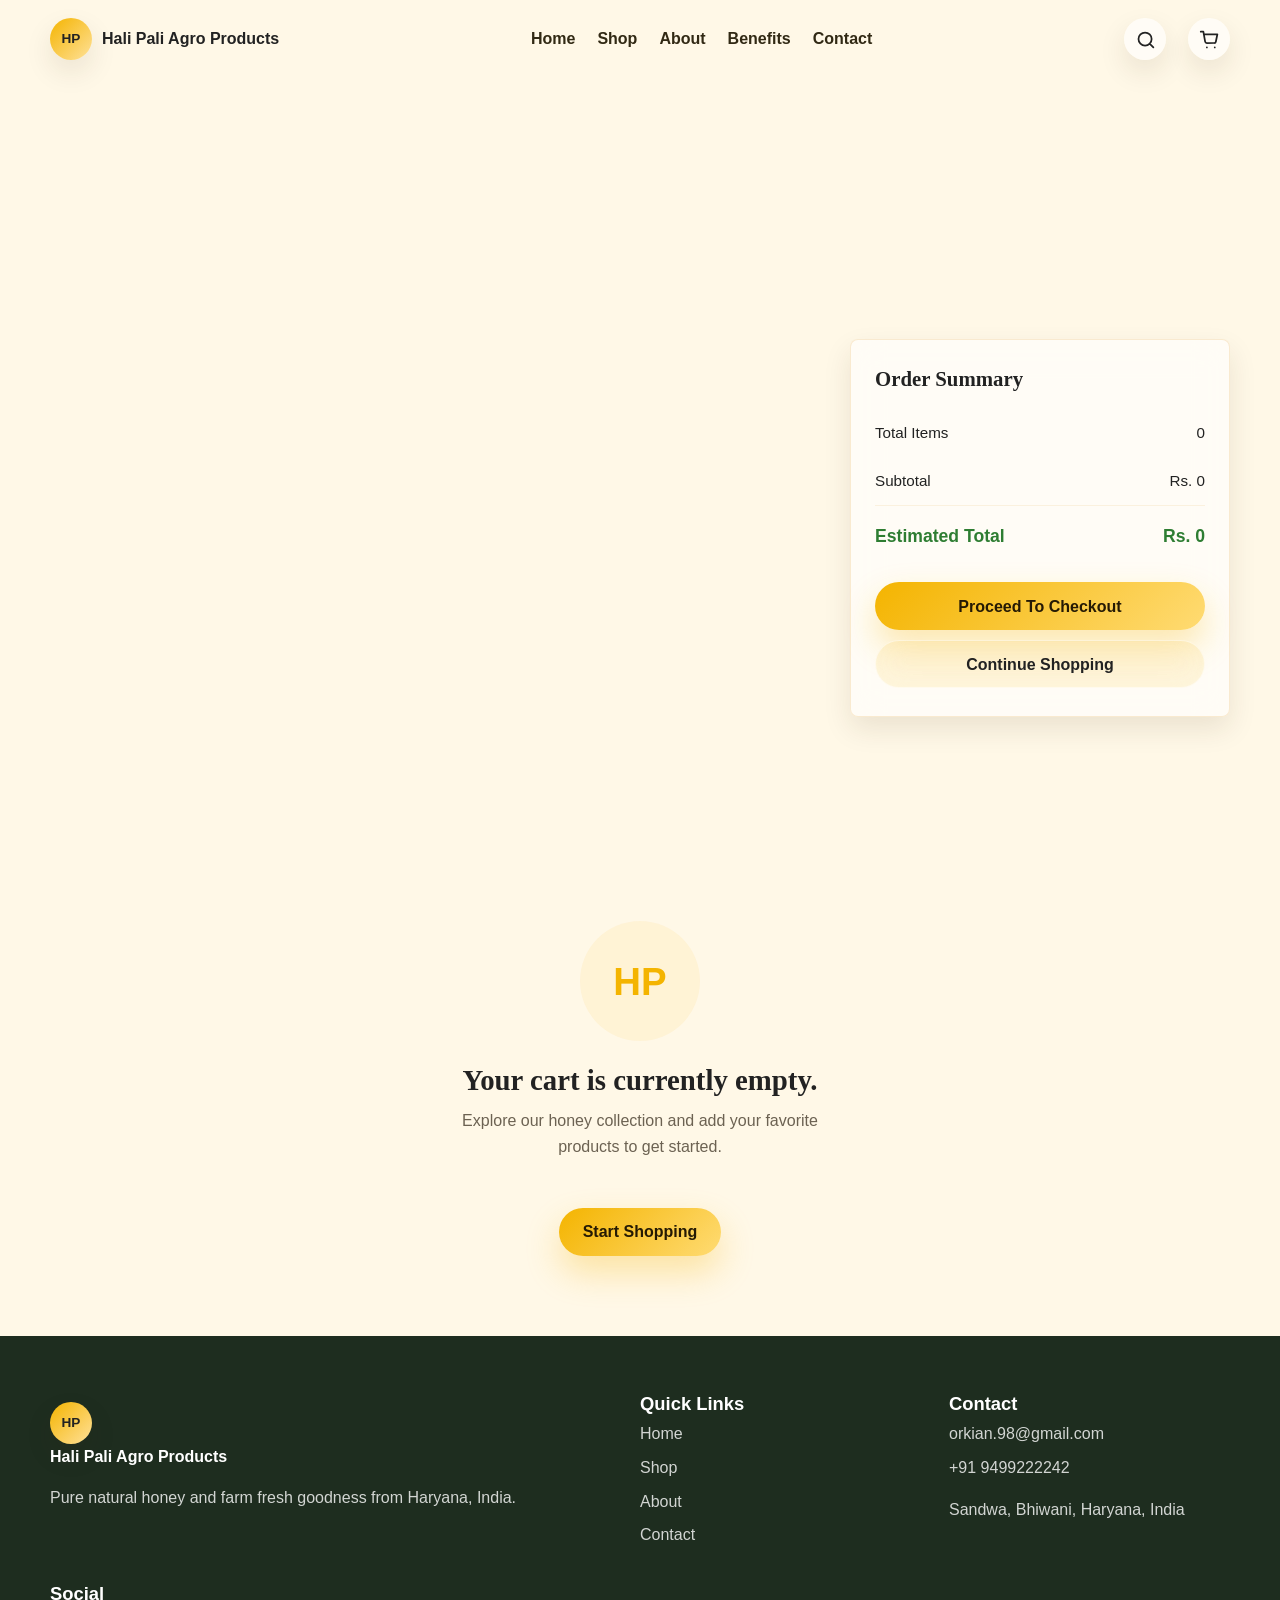
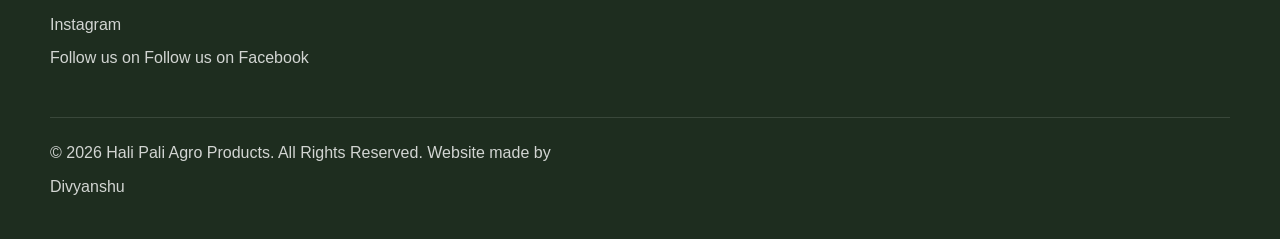
<file: cart.html>
<!DOCTYPE html>
<html lang="en">
<head>
  <meta charset="UTF-8">
  <meta name="viewport" content="width=device-width, initial-scale=1.0">
  <meta name="description" content="Review and checkout your Hali Pali Agro Products honey order. Manage quantities, remove items, and proceed to payment.">
  <title>Shopping Cart | Hali Pali Agro Products</title>
  <link rel="preconnect" href="https://images.unsplash.com">
  <link rel="stylesheet" href="styles.css">
  <link rel="stylesheet" href="cart.css">
</head>
<body>
  <div class="loader" aria-label="Loading">
    <div class="loader-drop"></div>
  </div>

  <header class="site-header" id="siteHeader">
    <nav class="navbar" aria-label="Primary navigation">
      <a class="brand" href="index.html" aria-label="Hali Pali Agro Products home">
        <span class="brand-mark">HP</span>
        <span>Hali Pali Agro Products</span>
      </a>

      <button class="menu-toggle" type="button" aria-label="Open navigation" aria-expanded="false">
        <span></span>
        <span></span>
        <span></span>
      </button>

      <div class="nav-panel" id="navPanel">
        <a href="index.html#home">Home</a>
        <a href="shop.html">Shop</a>
        <a href="index.html#about">About</a>
        <a href="index.html#benefits">Benefits</a>
        <a href="index.html#contact">Contact</a>
      </div>

      <div class="nav-actions" aria-label="Shop actions">
        <a href="shop.html#shopSearch" aria-label="Search products">
          <svg viewBox="0 0 24 24" aria-hidden="true"><path d="m21 21-4.35-4.35m2.35-5.15a7.5 7.5 0 1 1-15 0 7.5 7.5 0 0 1 15 0Z"/></svg>
        </a>
        <a class="cart-link" href="cart.html" aria-current="page" aria-label="Shopping cart">
          <svg viewBox="0 0 24 24" aria-hidden="true"><path d="M6 6h15l-1.7 8.3a2 2 0 0 1-2 1.7H9a2 2 0 0 1-2-1.6L5 3H2m7 18h.01M18 21h.01"/></svg>
        </a>
      </div>
    </nav>
  </header>

  <main class="cart-main">
    <section class="cart-header section compact reveal">
      <h1>Your Cart</h1>
      <p>Review your honey selection and proceed to checkout.</p>
    </section>

    <div class="cart-layout section">
      <section class="cart-items-section" id="cartItemsContainer">
        <div class="cart-items" id="cartItems" role="region" aria-label="Cart items"></div>
      </section>

      <aside class="cart-summary-section" id="cartSummaryContainer">
        <div class="order-summary">
          <h2>Order Summary</h2>
          <div class="summary-row">
            <span>Total Items</span>
            <span id="summaryItems">0</span>
          </div>
          <div class="summary-row">
            <span>Subtotal</span>
            <span id="summarySubtotal">Rs. 0</span>
          </div>
          <div class="summary-row total">
            <span>Estimated Total</span>
            <span id="summaryTotal">Rs. 0</span>
          </div>
          <button class="btn btn-primary checkout-btn" id="checkoutBtn" type="button">Proceed To Checkout</button>
          <a class="btn btn-secondary continue-shopping" href="shop.html">Continue Shopping</a>
        </div>
      </aside>
    </div>

    <section class="empty-cart-state" id="emptyState" hidden>
      <div class="empty-illustration" aria-hidden="true">HP</div>
      <h2>Your cart is currently empty.</h2>
      <p>Explore our honey collection and add your favorite products to get started.</p>
      <a class="btn btn-primary" href="shop.html">Start Shopping</a>
    </section>
  </main>

  <footer class="site-footer">
    <div>
      <a class="brand" href="index.html"><span class="brand-mark">HP</span><span>Hali Pali Agro Products</span></a>
      <p>Pure natural honey and farm fresh goodness from Haryana, India.</p>
    </div>
    <div>
      <h3>Quick Links</h3>
      <a href="index.html#home">Home</a>
      <a href="shop.html">Shop</a>
      <a href="index.html#about">About</a>
      <a href="index.html#contact">Contact</a>
    </div>
    <div>
      <h3>Contact</h3>
      <a href="mailto:orkisan.98@gmail.com">orkian.98@gmail.com</a>
      <a href="tel:+919499222242">+91 9499222242</a>
      <p>Sandwa, Bhiwani, Haryana, India</p>
    </div>
    <div>
      <h3>Social</h3>
      <a href="#" aria-label="Instagram">Instagram</a>
      <a href="#" aria-label="Facebook">Follow us on Follow us on Facebook</a>
    </div>
    <p class="copyright">
      &copy; 2026 Hali Pali Agro Products. All Rights Reserved.
      Website made by <a href="https://kodedevelopers.org" target="_blank" rel="noopener noreferrer">Divyanshu</a>
    </p>
  </footer>

  <button class="back-to-top" type="button" aria-label="Back to top">^</button>

  <script src="cart.js"></script>
</body>
</html>
</file>
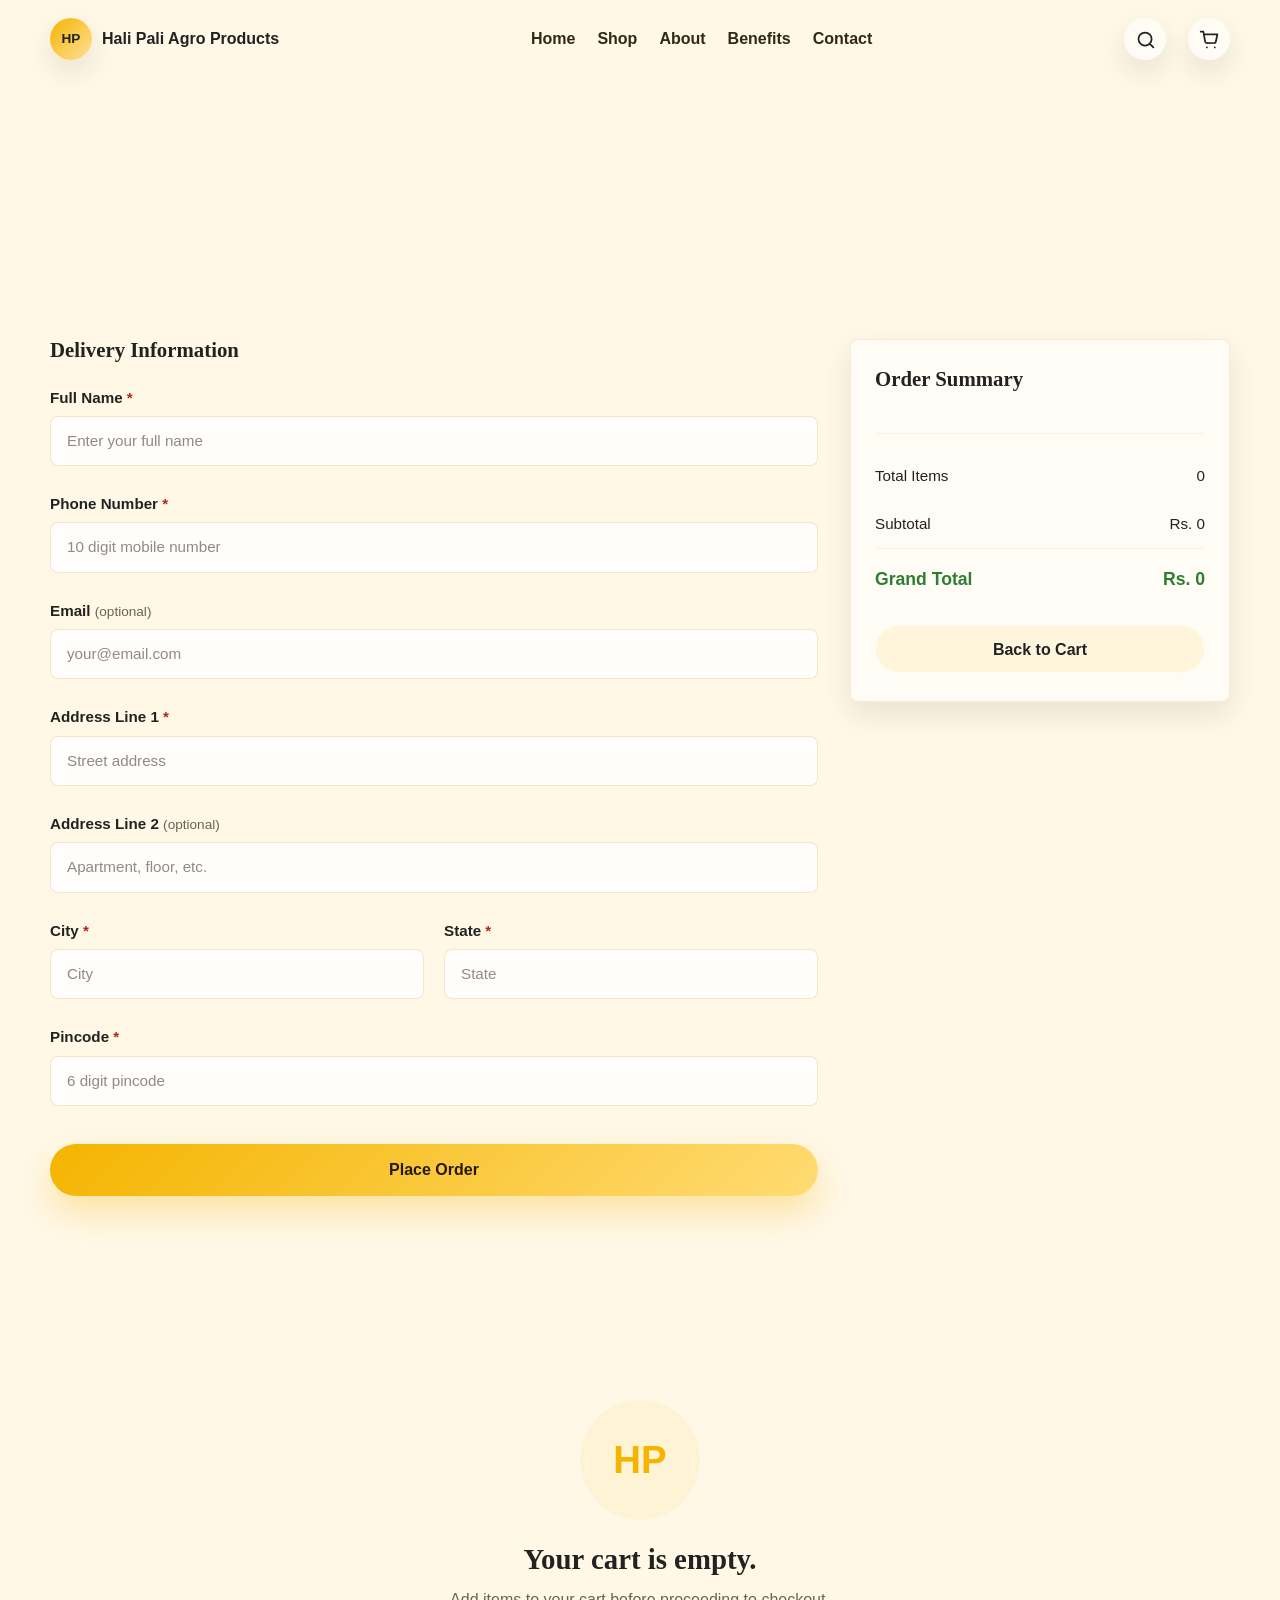
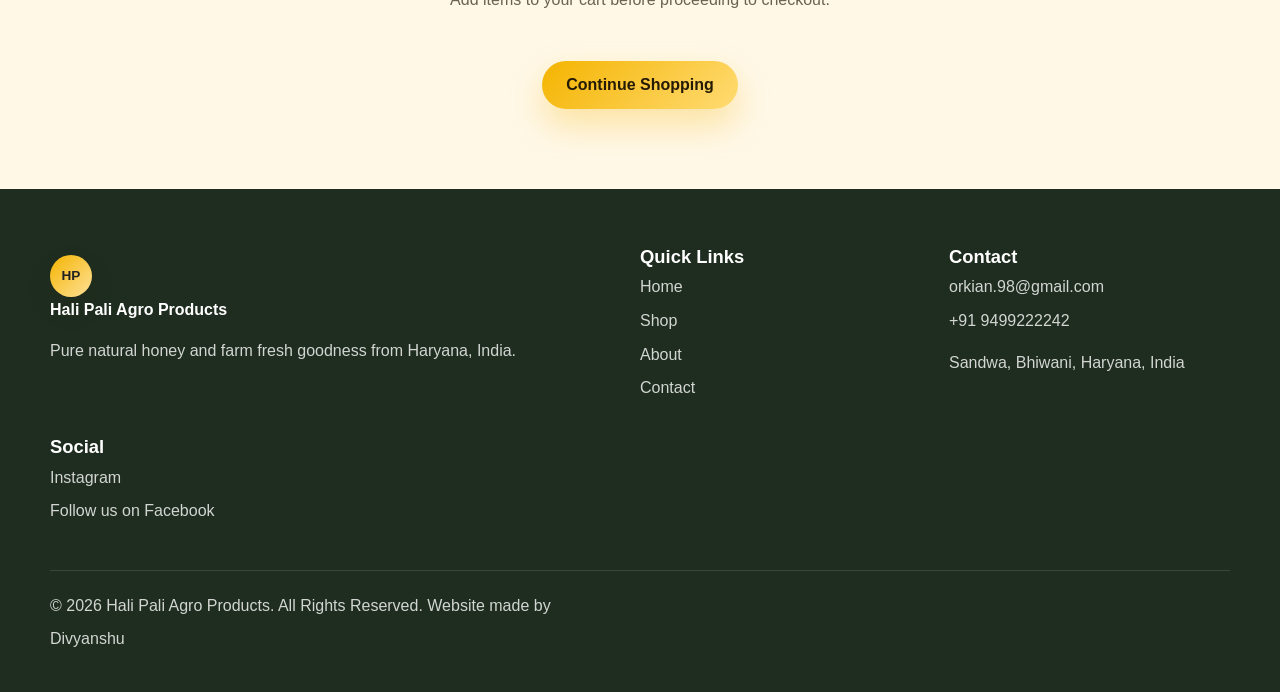
<file: checkout.html>
<!DOCTYPE html>
<html lang="en">
<head>
  <meta charset="UTF-8">
  <meta name="viewport" content="width=device-width, initial-scale=1.0">
  <meta name="description" content="Complete your order and enter delivery details for your Hali Pali Agro Products honey purchase.">
  <title>Checkout | Hali Pali Agro Products</title>
  <link rel="preconnect" href="https://images.unsplash.com">
  <link rel="stylesheet" href="styles.css">
  <link rel="stylesheet" href="checkout.css">
</head>
<body>
  <div class="loader" aria-label="Loading">
    <div class="loader-drop"></div>
  </div>

  <header class="site-header" id="siteHeader">
    <nav class="navbar" aria-label="Primary navigation">
      <a class="brand" href="index.html" aria-label="Hali Pali Agro Products home">
        <span class="brand-mark">HP</span>
        <span>Hali Pali Agro Products</span>
      </a>

      <button class="menu-toggle" type="button" aria-label="Open navigation" aria-expanded="false">
        <span></span>
        <span></span>
        <span></span>
      </button>

      <div class="nav-panel" id="navPanel">
        <a href="index.html#home">Home</a>
        <a href="shop.html">Shop</a>
        <a href="index.html#about">About</a>
        <a href="index.html#benefits">Benefits</a>
        <a href="index.html#contact">Contact</a>
      </div>

      <div class="nav-actions" aria-label="Shop actions">
        <a href="shop.html#shopSearch" aria-label="Search products">
          <svg viewBox="0 0 24 24" aria-hidden="true"><path d="m21 21-4.35-4.35m2.35-5.15a7.5 7.5 0 1 1-15 0 7.5 7.5 0 0 1 15 0Z"/></svg>
        </a>
        <a href="cart.html" aria-label="Shopping cart">
          <svg viewBox="0 0 24 24" aria-hidden="true"><path d="M6 6h15l-1.7 8.3a2 2 0 0 1-2 1.7H9a2 2 0 0 1-2-1.6L5 3H2m7 18h.01M18 21h.01"/></svg>
        </a>
      </div>
    </nav>
  </header>

  <main class="checkout-main">
    <section class="checkout-header section compact reveal">
      <h1>Checkout</h1>
      <p>Enter your delivery details and review your order.</p>
    </section>

    <div class="checkout-layout section" id="checkoutContent">
      <section class="delivery-section">
        <h2>Delivery Information</h2>
        <form class="delivery-form" id="deliveryForm" novalidate>
          <div class="form-group">
            <label for="fullName">Full Name <span class="required">*</span></label>
            <input type="text" id="fullName" name="fullName" placeholder="Enter your full name" required aria-required="true">
            <span class="error-message" role="alert"></span>
          </div>

          <div class="form-group">
            <label for="phoneNumber">Phone Number <span class="required">*</span></label>
            <input type="tel" id="phoneNumber" name="phoneNumber" placeholder="10 digit mobile number" required aria-required="true">
            <span class="error-message" role="alert"></span>
          </div>

          <div class="form-group">
            <label for="email">Email <span class="optional">(optional)</span></label>
            <input type="email" id="email" name="email" placeholder="your@email.com">
            <span class="error-message" role="alert"></span>
          </div>

          <div class="form-group">
            <label for="addressLine1">Address Line 1 <span class="required">*</span></label>
            <input type="text" id="addressLine1" name="addressLine1" placeholder="Street address" required aria-required="true">
            <span class="error-message" role="alert"></span>
          </div>

          <div class="form-group">
            <label for="addressLine2">Address Line 2 <span class="optional">(optional)</span></label>
            <input type="text" id="addressLine2" name="addressLine2" placeholder="Apartment, floor, etc.">
            <span class="error-message" role="alert"></span>
          </div>

          <div class="form-row">
            <div class="form-group">
              <label for="city">City <span class="required">*</span></label>
              <input type="text" id="city" name="city" placeholder="City" required aria-required="true">
              <span class="error-message" role="alert"></span>
            </div>

            <div class="form-group">
              <label for="state">State <span class="required">*</span></label>
              <input type="text" id="state" name="state" placeholder="State" required aria-required="true">
              <span class="error-message" role="alert"></span>
            </div>
          </div>

          <div class="form-group">
            <label for="pincode">Pincode <span class="required">*</span></label>
            <input type="text" id="pincode" name="pincode" placeholder="6 digit pincode" required aria-required="true">
            <span class="error-message" role="alert"></span>
          </div>

          <button type="submit" class="btn btn-primary place-order-btn">Place Order</button>
        </form>
      </section>

      <aside class="order-summary-section">
        <div class="order-summary">
          <h2>Order Summary</h2>
          <div class="order-items" id="orderItems" role="region" aria-label="Order items"></div>

          <div class="summary-divider"></div>

          <div class="summary-row">
            <span>Total Items</span>
            <span id="summaryItems">0</span>
          </div>
          <div class="summary-row">
            <span>Subtotal</span>
            <span id="summarySubtotal">Rs. 0</span>
          </div>
          <div class="summary-row total">
            <span>Grand Total</span>
            <span id="summaryTotal">Rs. 0</span>
          </div>

          <a class="btn btn-secondary continue-shopping-checkout" href="cart.html">Back to Cart</a>
        </div>
      </aside>
    </div>

    <section class="empty-checkout-state" id="emptyCheckoutState" hidden>
      <div class="empty-illustration" aria-hidden="true">HP</div>
      <h2>Your cart is empty.</h2>
      <p>Add items to your cart before proceeding to checkout.</p>
      <a class="btn btn-primary" href="shop.html">Continue Shopping</a>
    </section>
  </main>

  <footer class="site-footer">
    <div>
      <a class="brand" href="index.html"><span class="brand-mark">HP</span><span>Hali Pali Agro Products</span></a>
      <p>Pure natural honey and farm fresh goodness from Haryana, India.</p>
    </div>
    <div>
      <h3>Quick Links</h3>
      <a href="index.html#home">Home</a>
      <a href="shop.html">Shop</a>
      <a href="index.html#about">About</a>
      <a href="index.html#contact">Contact</a>
    </div>
    <div>
      <h3>Contact</h3>
      <a href="mailto:orkisan.98@gmail.com">orkian.98@gmail.com</a>
      <a href="tel:+919499222242">+91 9499222242</a>
      <p>Sandwa, Bhiwani, Haryana, India</p>
    </div>
    <div>
      <h3>Social</h3>
      <a href="#" aria-label="Instagram">Instagram</a>
      <a href="#" aria-label="Facebook">Follow us on Facebook</a>
    </div>
    <p class="copyright">
      &copy; 2026 Hali Pali Agro Products. All Rights Reserved.
      Website made by <a href="https://kodedevelopers.org" target="_blank" rel="noopener noreferrer">Divyanshu</a>
    </p>
  </footer>

  <button class="back-to-top" type="button" aria-label="Back to top">^</button>

  <script src="checkout.js"></script>
</body>
</html>
</file>
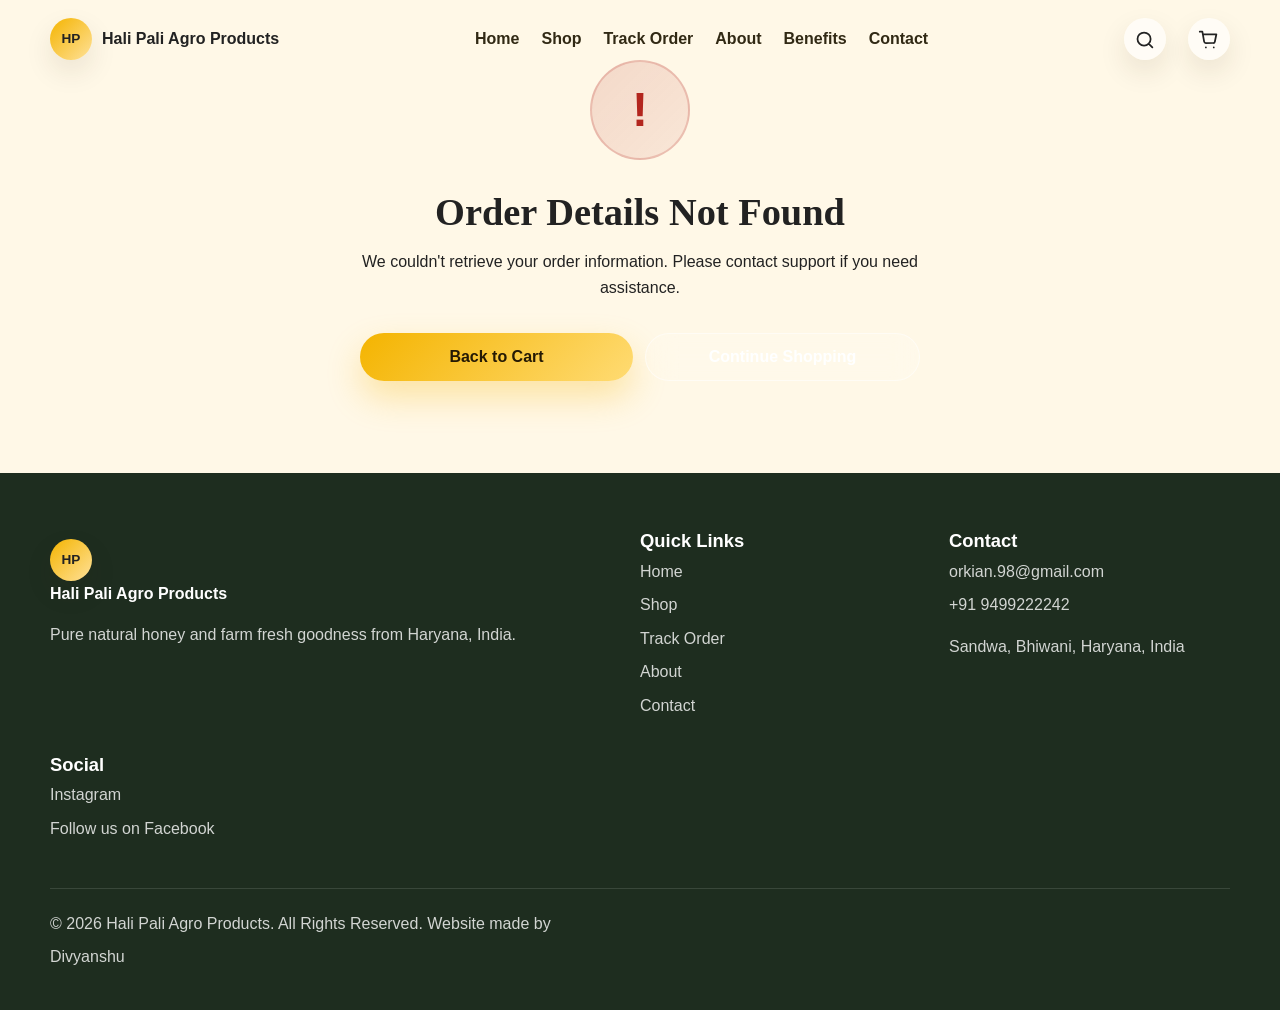
<file: order-success.html>
<!DOCTYPE html>
<html lang="en">
<head>
  <meta charset="UTF-8">
  <meta name="viewport" content="width=device-width, initial-scale=1.0">
  <meta name="description" content="Your order has been successfully placed. Thank you for choosing Hali Pali Agro Products.">
  <title>Order Confirmed | Hali Pali Agro Products</title>
  <link rel="preconnect" href="https://images.unsplash.com">
  <link rel="stylesheet" href="styles.css">
  <link rel="stylesheet" href="checkout.css">
</head>
<body>
  <div class="loader" aria-label="Loading">
    <div class="loader-drop"></div>
  </div>

  <header class="site-header" id="siteHeader">
    <nav class="navbar" aria-label="Primary navigation">
      <a class="brand" href="index.html" aria-label="Hali Pali Agro Products home">
        <span class="brand-mark">HP</span>
        <span>Hali Pali Agro Products</span>
      </a>

      <button class="menu-toggle" type="button" aria-label="Open navigation" aria-expanded="false">
        <span></span>
        <span></span>
        <span></span>
      </button>

      <div class="nav-panel" id="navPanel">
        <a href="index.html#home">Home</a>
        <a href="shop.html">Shop</a>
        <a href="track-order.html">Track Order</a>
        <a href="index.html#about">About</a>
        <a href="index.html#benefits">Benefits</a>
        <a href="index.html#contact">Contact</a>
      </div>

      <div class="nav-actions" aria-label="Shop actions">
        <a href="shop.html#shopSearch" aria-label="Search products">
          <svg viewBox="0 0 24 24" aria-hidden="true"><path d="m21 21-4.35-4.35m2.35-5.15a7.5 7.5 0 1 1-15 0 7.5 7.5 0 0 1 15 0Z"/></svg>
        </a>
        <a href="cart.html" aria-label="Shopping cart">
          <svg viewBox="0 0 24 24" aria-hidden="true"><path d="M6 6h15l-1.7 8.3a2 2 0 0 1-2 1.7H9a2 2 0 0 1-2-1.6L5 3H2m7 18h.01M18 21h.01"/></svg>
        </a>
      </div>
    </nav>
  </header>

  <main class="success-main">
    <section class="success-container section" id="successContent">
      <div class="success-icon" aria-hidden="true">✓</div>
      <h1>Thank You for Your Order!</h1>
      <p class="success-subtitle">Your order has been successfully placed and we're preparing your honey collection.</p>

      <div class="order-details">
        <div class="detail-row">
          <span class="detail-label">Order ID</span>
          <span class="detail-value" id="orderIdDisplay">—</span>
        </div>
        <div class="detail-row">
          <span class="detail-label">Customer Name</span>
          <span class="detail-value" id="customerNameDisplay">—</span>
        </div>
        <div class="detail-row">
          <span class="detail-label">Total Items</span>
          <span class="detail-value" id="totalItemsDisplay">0</span>
        </div>
        <div class="detail-row">
          <span class="detail-label">Order Total</span>
          <span class="detail-value" id="orderTotalDisplay">Rs. 0</span>
        </div>
      </div>

      <div class="success-actions">
        <a href="track-order.html" class="btn btn-primary">Track Your Order</a>
        <a href="shop.html" class="btn btn-primary">Continue Shopping</a>
        <a href="index.html" class="btn btn-primary">Back to Home</a>
      </div>

      <p class="success-note">
        A confirmation email will be sent to you shortly with order details and delivery information.
      </p>
    </section>

    <section class="error-container section" id="errorContent" hidden>
      <div class="error-icon" aria-hidden="true">!</div>
      <h1>Order Details Not Found</h1>
      <p>We couldn't retrieve your order information. Please contact support if you need assistance.</p>
      <div class="success-actions">
        <a href="cart.html" class="btn btn-primary">Back to Cart</a>
        <a href="shop.html" class="btn btn-secondary">Continue Shopping</a>
      </div>
    </section>
  </main>

  <footer class="site-footer">
    <div>
      <a class="brand" href="index.html"><span class="brand-mark">HP</span><span>Hali Pali Agro Products</span></a>
      <p>Pure natural honey and farm fresh goodness from Haryana, India.</p>
    </div>
    <div>
      <h3>Quick Links</h3>
      <a href="index.html#home">Home</a>
      <a href="shop.html">Shop</a>
      <a href="track-order.html">Track Order</a>
      <a href="index.html#about">About</a>
      <a href="index.html#contact">Contact</a>
    </div>
    <div>
      <h3>Contact</h3>
      <a href="mailto:orkisan.98@gmail.com">orkian.98@gmail.com</a>
      <a href="tel:+919499222242">+91 9499222242</a>
      <p>Sandwa, Bhiwani, Haryana, India</p>
    </div>
    <div>
      <h3>Social</h3>
      <a href="#" aria-label="Instagram">Instagram</a>
      <a href="#" aria-label="Facebook">Follow us on Facebook</a>
    </div>
    <p class="copyright">
      &copy; 2026 Hali Pali Agro Products. All Rights Reserved.
      Website made by <a href="https://kodedevelopers.org" target="_blank" rel="noopener noreferrer">Divyanshu</a>
    </p>
  </footer>

  <button class="back-to-top" type="button" aria-label="Back to top">^</button>

  <script src="order-success.js"></script>
</body>
</html>
</file>
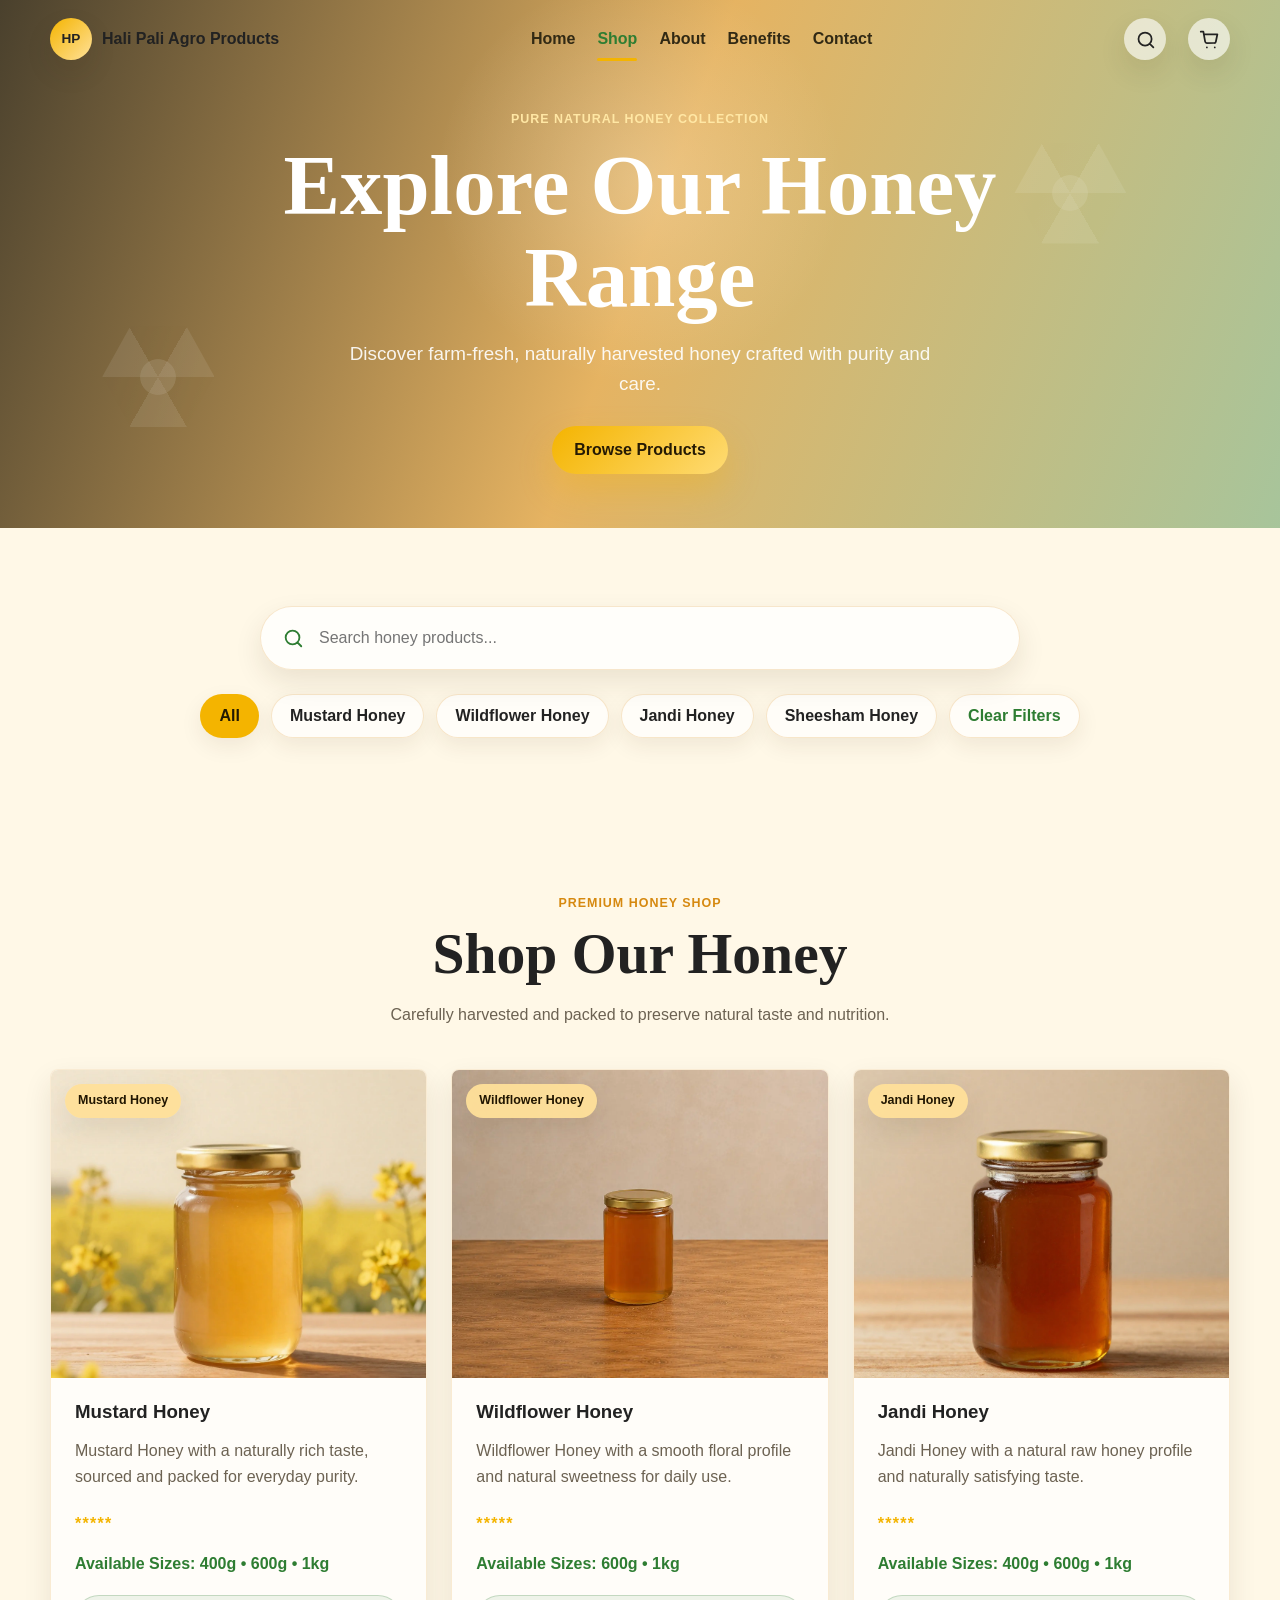
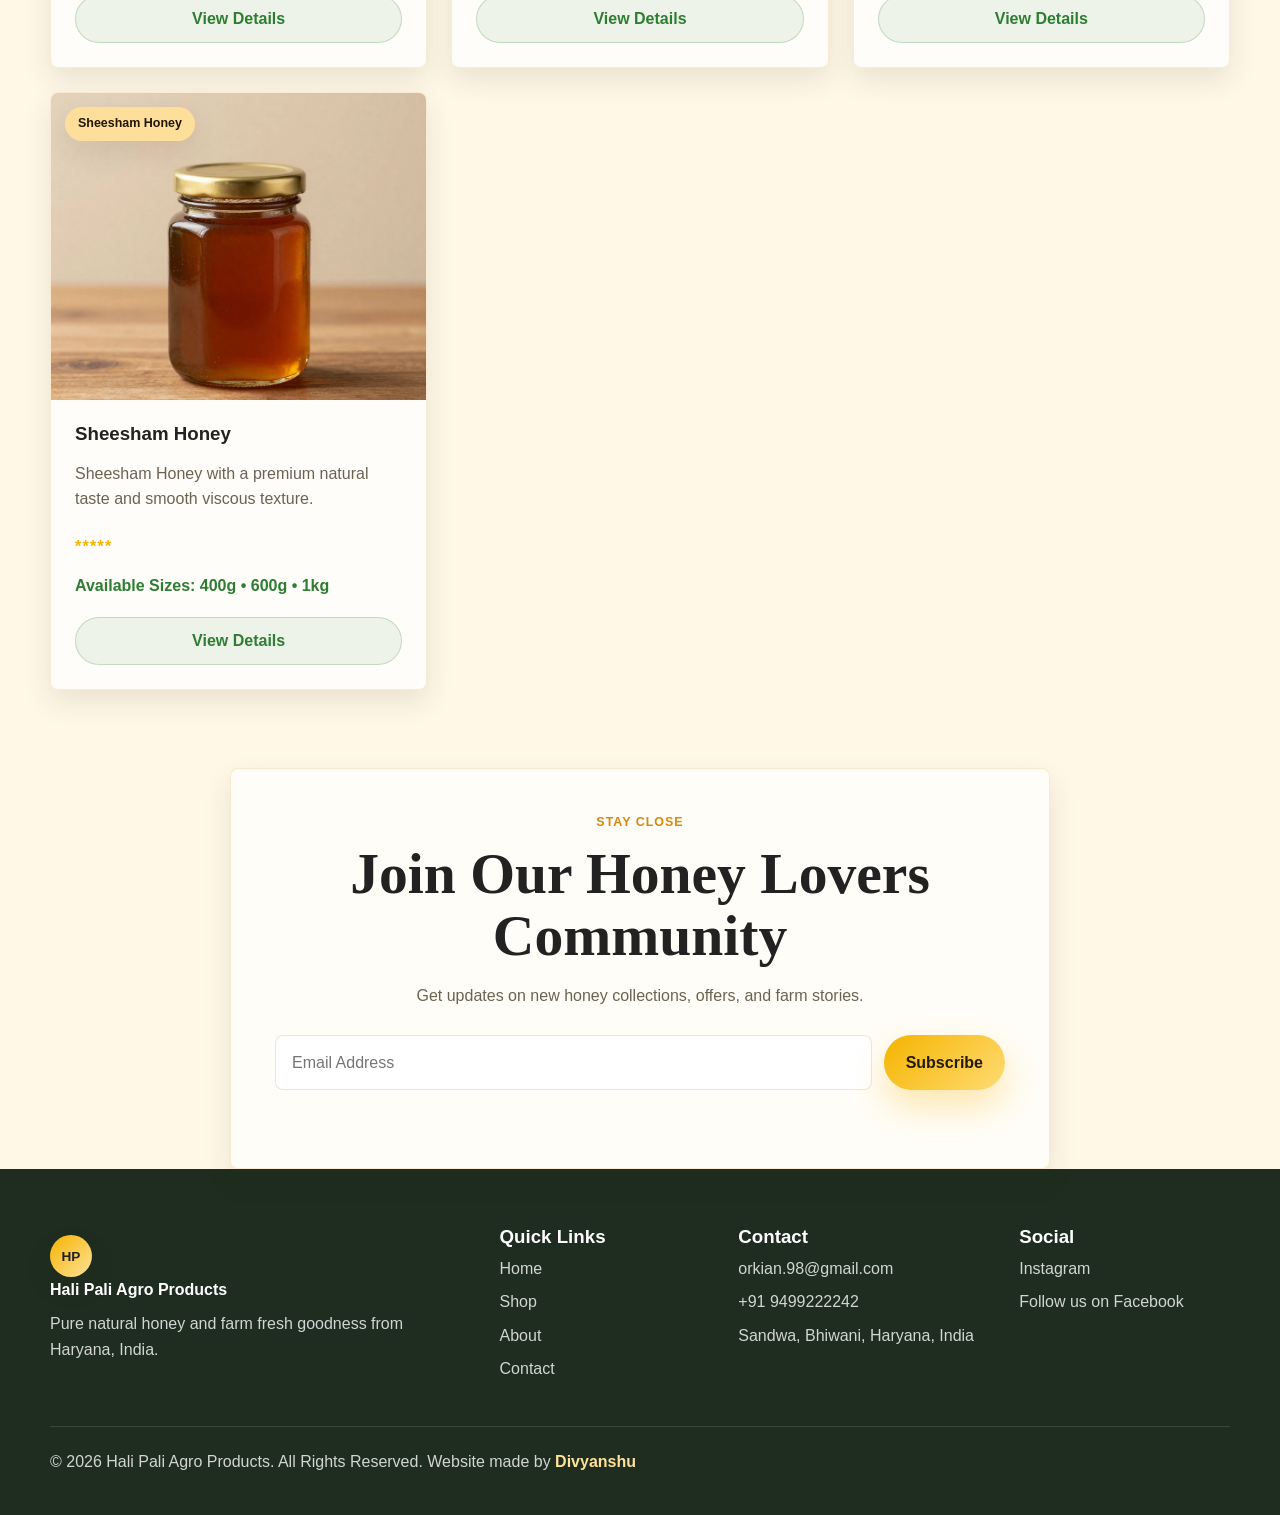
<file: shop.html>
<!DOCTYPE html>
<html lang="en">
<head>
  <meta charset="UTF-8">
  <meta name="viewport" content="width=device-width, initial-scale=1.0">
  <meta name="description" content="Shop premium raw, organic, forest, and comb honey from Hali Pali Agro Products. Farm fresh natural honey from Haryana, India.">
  <title>Shop Honey | Hali Pali Agro Products</title>
  <link rel="preconnect" href="https://images.unsplash.com">
  <link rel="stylesheet" href="shop.css">
</head>
<body>
  <div class="toast" role="status" aria-live="polite">Product Added To Cart</div>

  <header class="site-header" id="siteHeader">
    <nav class="navbar" aria-label="Primary navigation">
      <a class="brand" href="index.html">
        <span class="brand-mark">HP</span>
        <span>Hali Pali Agro Products</span>
      </a>

      <button class="menu-toggle" type="button" aria-label="Open navigation" aria-expanded="false">
        <span></span>
        <span></span>
        <span></span>
      </button>

      <div class="nav-panel" id="navPanel">
        <a href="index.html#home">Home</a>
        <a class="active" href="shop.html" aria-current="page">Shop</a>
        <a href="index.html#about">About</a>
        <a href="index.html#benefits">Benefits</a>
        <a href="index.html#contact">Contact</a>
      </div>

      <div class="nav-actions" aria-label="Shop actions">
        <a href="#shopSearch" aria-label="Search products">
          <svg viewBox="0 0 24 24" aria-hidden="true"><path d="m21 21-4.35-4.35m2.35-5.15a7.5 7.5 0 1 1-15 0 7.5 7.5 0 0 1 15 0Z"/></svg>
        </a>
        <a class="button" href="cart.html" aria-label="Cart">
          <svg viewBox="0 0 24 24" aria-hidden="true"><path d="M6 6h15l-1.7 8.3a2 2 0 0 1-2 1.7H9a2 2 0 0 1-2-1.6L5 3H2m7 18h.01M18 21h.01"/></svg>
        </a>
      </div>
    </nav>
  </header>

  <main>
    <section class="shop-hero">
      <div class="honeycomb honeycomb-one"></div>
      <div class="honeycomb honeycomb-two"></div>
      <div class="hero-content reveal">
        <p class="eyebrow">Pure Natural Honey Collection</p>
        <h1>Explore Our Honey Range</h1>
        <p>Discover farm-fresh, naturally harvested honey crafted with purity and care.</p>
        <a class="btn btn-primary" href="#products">Browse Products</a>
      </div>
    </section>

    <section class="shop-controls section reveal" aria-label="Product search and filters">
      <div class="search-wrap">
        <svg viewBox="0 0 24 24" aria-hidden="true"><path d="m21 21-4.35-4.35m2.35-5.15a7.5 7.5 0 1 1-15 0 7.5 7.5 0 0 1 15 0Z"/></svg>
        <label class="sr-only" for="shopSearch">Search honey products</label>
        <input id="shopSearch" type="search" placeholder="Search honey products..." autocomplete="off">
      </div>

      <div class="filter-row" aria-label="Category filters">
        <button class="clear-filter" type="button">Clear Filters</button>
      </div>
    </section>

    <section class="products section" id="products">
      <div class="section-heading reveal">
        <p class="eyebrow">Premium Honey Shop</p>
        <h2>Shop Our Honey</h2>
        <p>Carefully harvested and packed to preserve natural taste and nutrition.</p>
      </div>

      <div class="product-grid" id="productGrid" aria-live="polite"></div>

      <div class="empty-state" id="emptyState" hidden>
        <div class="empty-illustration" aria-hidden="true">HP</div>
        <h3>No Honey Products Found</h3>
        <p>Try another search or clear filters.</p>
        <button class="btn btn-primary" type="button" id="showAllProducts">Show All Products</button>
      </div>
    </section>

    <section class="newsletter section reveal">
      <p class="eyebrow">Stay Close</p>
      <h2>Join Our Honey Lovers Community</h2>
      <p>Get updates on new honey collections, offers, and farm stories.</p>
      <form class="newsletter-form" novalidate>
        <label class="sr-only" for="newsletterEmail">Email Address</label>
        <input id="newsletterEmail" type="email" placeholder="Email Address" autocomplete="email" required>
        <button type="submit">Subscribe</button>
      </form>
      <p class="form-message" role="status"></p>
    </section>
  </main>

  <footer class="site-footer">
    <div>
      <a class="brand" href="index.html"><span class="brand-mark">HP</span><span>Hali Pali Agro Products</span></a>
      <p>Pure natural honey and farm fresh goodness from Haryana, India.</p>
    </div>
    <div>
      <h3>Quick Links</h3>
      <a href="index.html#home">Home</a>
      <a href="shop.html">Shop</a>
      <a href="index.html#about">About</a>
      <a href="index.html#contact">Contact</a>
    </div>
    <div>
      <h3>Contact</h3>
      <a href="mailto:orkisan.98@gmail.com">orkian.98@gmail.com</a>
      <a href="tel:+919499222242">+91 9499222242</a>
      <p>Sandwa, Bhiwani, Haryana, India</p>
    </div>
    <div>
      <h3>Social</h3>
      <a href="#" aria-label="Instagram">Instagram</a>
      <a href="#" aria-label="Facebook">Follow us on Facebook</a>
    </div>
    <p class="copyright">
      &copy; 2026 Hali Pali Agro Products. All Rights Reserved.
      Website made by <a href="https://kodedevelopers.org" target="_blank" rel="noopener noreferrer">Divyanshu</a>
    </p>
  </footer>

  <script src="products.js"></script>
  <script src="shop.js"></script>
</body>
</html>
</file>
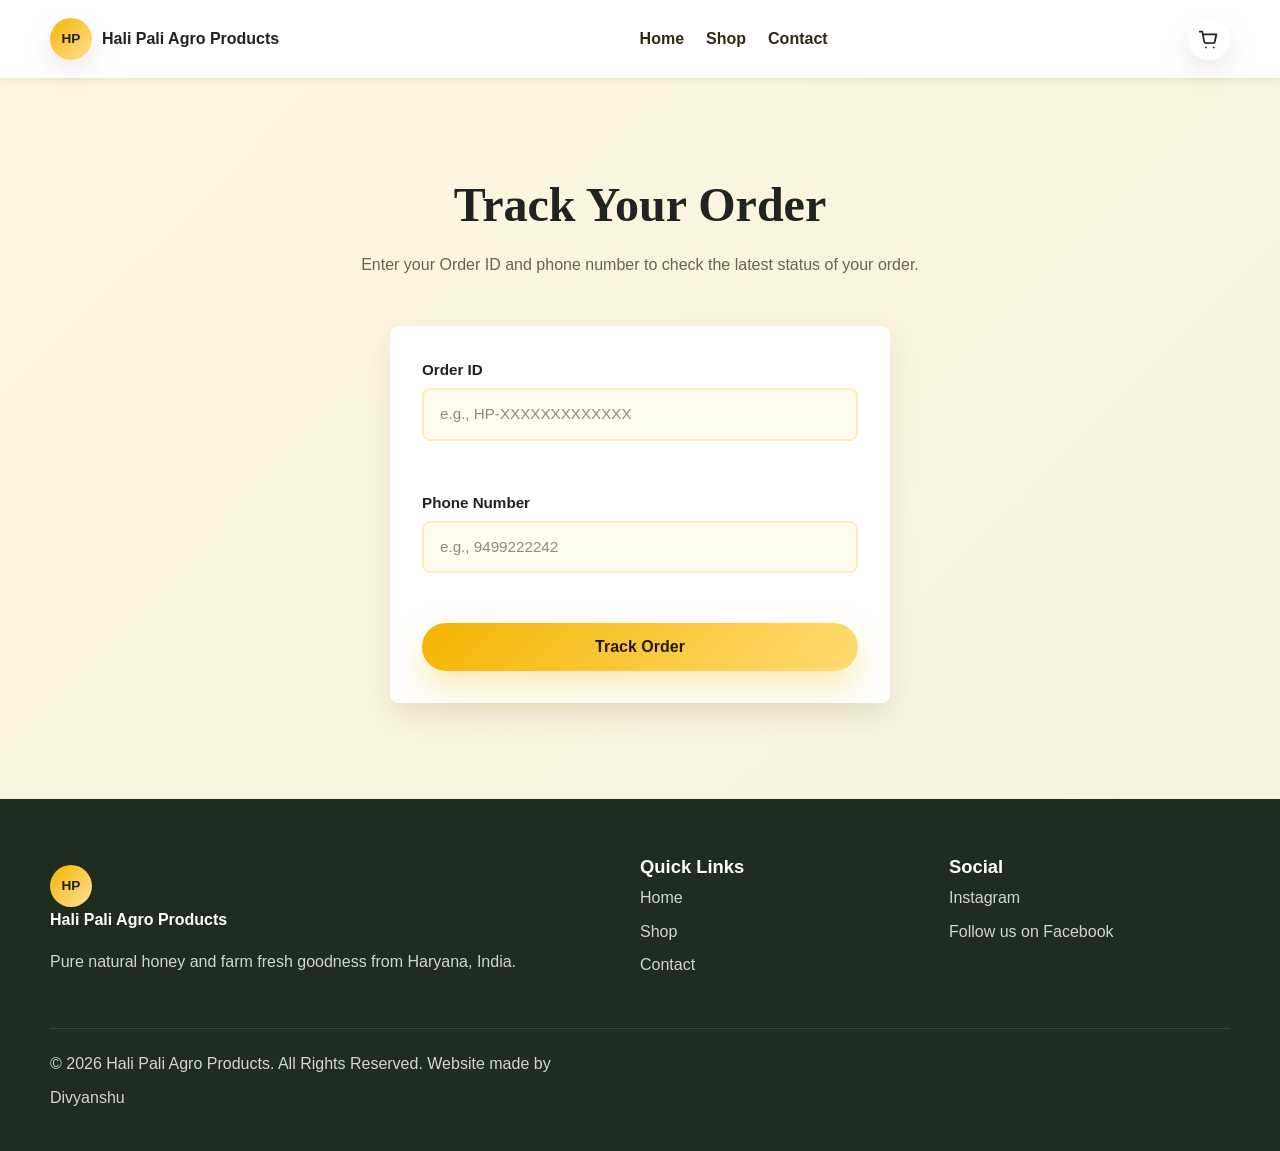
<file: track-order.html>
<!--track-order.html-->
<!DOCTYPE html>
<html lang="en">
<head>
  <meta charset="UTF-8">
  <meta name="viewport" content="width=device-width, initial-scale=1.0">
  <title>Track Your Order - Hali Pali Agro Products</title>
  <link rel="stylesheet" href="styles.css">
  <link rel="stylesheet" href="track-order.css">
</head>
<body>
  <div class="loader">
    <div class="loader-drop"></div>
  </div>

  <div class="scroll-progress"></div>

  <header class="site-header" id="siteHeader">
    <nav class="navbar" aria-label="Primary navigation">
      <a class="brand" href="index.html" aria-label="Track your order - Hali Pali Agro Products">
        <span class="brand-mark">HP</span>
        <span>Hali Pali Agro Products</span>
      </a>

      <button class="menu-toggle" type="button" aria-label="Open navigation" aria-expanded="false">
        <span></span>
        <span></span>
        <span></span>
      </button>

      <div class="nav-panel" id="navPanel">
        <a href="index.html">Home</a>
        <a href="shop.html">Shop</a>
        <a href="index.html#contact">Contact</a>
      </div>

      <div class="nav-actions" aria-label="Shop actions">
        <a href="shop.html" aria-label="Shop products">
          <svg viewBox="0 0 24 24" aria-hidden="true"><path d="M6 6h15l-1.7 8.3a2 2 0 0 1-2 1.7H9a2 2 0 0 1-2-1.6L5 3H2m7 18h.01M18 21h.01"/></svg>
        </a>
      </div>
    </nav>
  </header>

  <main class="track-order-main">
    <section class="section">
      <div class="container">
        <div class="track-order-header">
          <h1>Track Your Order</h1>
          <p class="track-subtitle">
              Enter your Order ID and phone number to check the latest status of your order.
          </p>
        </div>

        <div class="track-order-container">
          <form id="trackOrderForm" class="tracking-form">
            <div class="form-group">
              <label for="orderId">Order ID</label>
              <input
                type="text"
                id="orderId"
                name="orderId"
                placeholder="e.g., HP-XXXXXXXXXXXXX"
                required
                autocomplete="off"
              >
              <span class="error-message"></span>
            </div>

            <div class="form-group">
              <label for="phoneNumber">Phone Number</label>
              <input
                type="tel"
                id="phoneNumber"
                name="phoneNumber"
                placeholder="e.g., 9499222242"
                required
                autocomplete="off"
              >
              <span class="error-message"></span>
            </div>

            <button type="submit" class="btn btn-primary">Track Order</button>
          </form>

          <!-- Result Card - Hidden by default -->
          <div id="resultCard" class="result-card hidden">
            <!-- Success State -->
            <div id="successState" class="success-state hidden">
              <div class="result-header">
                <div class="checkmark-icon">✓</div>
                <h2>Order Found</h2>
              </div>

              <div class="order-details">
                <div class="detail-item">
                  <span class="detail-label">Order ID</span>
                  <span id="resultOrderId" class="detail-value"></span>
                </div>

                <div class="detail-item">
                  <span class="detail-label">Customer Name</span>
                  <span id="resultCustomerName" class="detail-value"></span>
                </div>

                <div class="detail-item">
                  <span class="detail-label">Status</span>
                  <div class="status-badge" id="resultStatus"></div>
                </div>

                <div class="detail-item">
                  <span class="detail-label">Total Amount</span>
                  <span id="resultTotalCost" class="detail-value amount"></span>
                </div>
              </div>

              <div class="status-timeline">
                <div class="timeline-step">
                  <div class="timeline-dot pending"></div>
                  <span class="timeline-label">Pending</span>
                </div>
                <div class="timeline-step">
                  <div class="timeline-dot processing"></div>
                  <span class="timeline-label">Processing</span>
                </div>
                <div class="timeline-step">
                  <div class="timeline-dot packed"></div>
                  <span class="timeline-label">Packed</span>
                </div>
                <div class="timeline-step">
                  <div class="timeline-dot shipped"></div>
                  <span class="timeline-label">Shipped</span>
                </div>
                <div class="timeline-step">
                  <div class="timeline-dot delivered"></div>
                  <span class="timeline-label">Delivered</span>
                </div>
              </div>
            </div>

            <!-- Error State -->
            <div id="errorState" class="error-state hidden">
              <div class="result-header error">
                <div class="error-icon">✕</div>
                <h2>Order Not Found</h2>
              </div>
              <p class="error-message-text">
                We couldn't find an order matching the Order ID and Phone Number you provided. Please check your details and try again.
              </p>
              <button type="button" class="back-btn" onclick="document.getElementById('trackOrderForm').reset(); document.getElementById('resultCard').classList.add('hidden');">
                Search Again
              </button>
            </div>

            <!-- Network Error State -->
            <div id="networkErrorState" class="error-state hidden">
              <div class="result-header error">
                <div class="error-icon">⚠</div>
                <h2>Connection Error</h2>
              </div>
              <p class="error-message-text">
                We encountered a problem connecting to our server. Please check your internet connection and try again.
              </p>
              <button type="button" class="back-btn" onclick="document.getElementById('trackOrderForm').reset(); document.getElementById('resultCard').classList.add('hidden');">
                Try Again
              </button>
            </div>
          </div>

          <!-- Validation Error Message -->
          <div id="validationError" class="validation-error hidden">
            <span id="validationErrorText"></span>
          </div>
        </div>
      </div>
    </section>
  </main>

  <footer class="site-footer">
    <div>
      <a class="brand" href="index.html"><span class="brand-mark">HP</span><span>Hali Pali Agro Products</span></a>
      <p>Pure natural honey and farm fresh goodness from Haryana, India.</p>
    </div>
    <div>
      <h3>Quick Links</h3>
      <a href="index.html">Home</a>
      <a href="shop.html">Shop</a>
      <a href="index.html#contact">Contact</a>
    </div>
    <div>
      <h3>Social</h3>
      <a href="#" aria-label="Instagram">Instagram</a>
      <a href="#" aria-label="Facebook">Follow us on Facebook</a>
    </div>
    <p class="copyright">
      &copy; 2026 Hali Pali Agro Products. All Rights Reserved.
      Website made by <a href="https://kodedevelopers.org" target="_blank" rel="noopener noreferrer">Divyanshu</a>
    </p>
  </footer>

  <a href="#" class="back-to-top" aria-label="Back to top">^</a>

  <script src="script.js"></script>
  <script src="track-order.js"></script>
</body>
</html>
</file>
<file: styles.css>
:root {
  --gold: #F4B400;
  --dark-gold: #D68910;
  --cream: #FFF8E7;
  --green: #2E7D32;
  --text: #222222;
  --muted: #6c6252;
  --white: #ffffff;
  --shadow: 0 24px 60px rgba(62, 43, 6, 0.14);
  --soft-shadow: 0 12px 28px rgba(62, 43, 6, 0.10);
  --radius: 8px;
  --max: 1180px;
}

* {
  box-sizing: border-box;
}

html {
  scroll-behavior: smooth;
}

body {
  margin: 0;
  font-family: "Segoe UI", Arial, sans-serif;
  color: var(--text);
  background: var(--cream);
  line-height: 1.6;
}

body.loading {
  overflow: hidden;
}

img {
  display: block;
  width: 100%;
}

a {
  color: inherit;
  text-decoration: none;
}

button,
input,
textarea {
  font: inherit;
}

button {
  cursor: pointer;
}

.sr-only {
  position: absolute;
  width: 1px;
  height: 1px;
  padding: 0;
  margin: -1px;
  overflow: hidden;
  clip: rect(0, 0, 0, 0);
  white-space: nowrap;
  border: 0;
}

.loader {
  position: fixed;
  inset: 0;
  z-index: 1000;
  display: grid;
  place-items: center;
  background: var(--cream);
  transition: opacity 450ms ease, visibility 450ms ease;
}

.loader.hidden {
  opacity: 0;
  visibility: hidden;
}

.loader-drop {
  width: 54px;
  height: 54px;
  background: linear-gradient(135deg, var(--gold), var(--dark-gold));
  border-radius: 60% 45% 60% 45%;
  transform: rotate(45deg);
  animation: pulse 850ms ease-in-out infinite alternate;
}

.scroll-progress {
  position: fixed;
  top: 0;
  left: 0;
  z-index: 999;
  width: 0%;
  height: 4px;
  background: linear-gradient(90deg, var(--gold), var(--green));
}

.site-header {
  position: fixed;
  inset: 0 0 auto;
  z-index: 900;
  transition: background 300ms ease, box-shadow 300ms ease, backdrop-filter 300ms ease;
}

.site-header.scrolled {
  background: rgba(255, 248, 231, 0.92);
  box-shadow: 0 10px 34px rgba(34, 34, 34, 0.08);
  backdrop-filter: blur(18px);
}

.navbar {
  width: min(100% - 32px, var(--max));
  min-height: 78px;
  margin: 0 auto;
  display: flex;
  align-items: center;
  justify-content: space-between;
  gap: 18px;
}

.brand {
  display: inline-flex;
  align-items: center;
  gap: 10px;
  font-weight: 800;
  letter-spacing: 0;
}

.brand-mark {
  display: grid;
  place-items: center;
  width: 42px;
  height: 42px;
  border-radius: 50%;
  color: var(--text);
  background: linear-gradient(135deg, var(--gold), #ffe199);
  box-shadow: var(--soft-shadow);
  font-size: 0.85rem;
}

.nav-panel,
.nav-actions {
  display: flex;
  align-items: center;
  gap: 22px;
}

.nav-panel a {
  font-weight: 700;
  color: #312914;
}

.nav-panel a:hover {
  color: var(--green);
}

.nav-actions button,
.nav-actions a,
.menu-toggle,
.back-to-top {
  border: 0;
  background: rgba(255, 255, 255, 0.62);
  box-shadow: var(--soft-shadow);
}

.nav-actions button,
.nav-actions a {
  width: 42px;
  height: 42px;
  border-radius: 50%;
  display: grid;
  place-items: center;
  color: var(--text);
}

.nav-actions svg {
  width: 21px;
  height: 21px;
  fill: none;
  stroke: currentColor;
  stroke-width: 2;
  stroke-linecap: round;
  stroke-linejoin: round;
}

.menu-toggle {
  display: none;
  width: 44px;
  height: 44px;
  border-radius: 50%;
  padding: 11px;
}

.menu-toggle span {
  display: block;
  height: 2px;
  margin: 5px 0;
  background: var(--text);
  transition: transform 300ms ease, opacity 300ms ease;
}

.hero {
  position: relative;
  min-height: 100svh;
  display: grid;
  align-items: center;
  overflow: hidden;
  padding: 120px max(20px, calc((100vw - var(--max)) / 2)) 70px;
  isolation: isolate;
}

.hero-bg {
  position: absolute;
  inset: 0;
  z-index: -2;
  background:
    linear-gradient(105deg, rgba(34, 24, 4, 0.78), rgba(244, 180, 0, 0.54), rgba(46, 125, 50, 0.42)),
    url("https://images.unsplash.com/photo-1558642452-9d2a7deb7f62?auto=format&fit=crop&w=1800&q=80") center/cover;
}

.hero::after {
  content: "";
  position: absolute;
  inset: 0;
  z-index: -1;
  background: radial-gradient(circle at 72% 32%, rgba(255, 248, 231, 0.38), transparent 24%);
}

.hero-content {
  max-width: 700px;
  color: var(--white);
}

.eyebrow {
  margin: 0 0 10px;
  color: var(--dark-gold);
  font-weight: 900;
  letter-spacing: 0.08em;
  text-transform: uppercase;
  font-size: 0.78rem;
}

.hero .eyebrow {
  color: #ffe7a4;
}

h1,
h2,
h3,
p {
  overflow-wrap: anywhere;
}

h1,
h2,
h3 {
  line-height: 1.08;
  margin: 0;
}

h1 {
  max-width: 760px;
  font-family: Georgia, "Times New Roman", serif;
  font-size: clamp(3rem, 9vw, 6.8rem);
  font-weight: 700;
}

h2 {
  font-family: Georgia, "Times New Roman", serif;
  font-size: clamp(2rem, 5vw, 4rem);
}

h3 {
  font-size: 1.15rem;
}

.hero-content > p:not(.eyebrow) {
  max-width: 580px;
  font-size: clamp(1rem, 2.4vw, 1.25rem);
  color: rgba(255, 255, 255, 0.9);
}

.hero-buttons,
.promo {
  display: flex;
  align-items: center;
  gap: 14px;
  flex-wrap: wrap;
}

.product-meta {
  display: flex;
  flex-direction: column;
  align-items: stretch;
  gap: 12px;
}

.product-actions {
  display: flex;
  gap: 10px;
  margin-top: 12px;
}

.product-actions button {
  flex: 1;
}

.btn,
.product-meta button,
.newsletter-form button,
.contact-form button {
  display: inline-flex;
  align-items: center;
  justify-content: center;
  min-height: 48px;
  padding: 0 24px;
  border-radius: 999px;
  border: 0;
  font-weight: 800;
  transition: transform 300ms ease, box-shadow 300ms ease, background 300ms ease;
}

.btn-primary,
.product-meta button,
.newsletter-form button,
.contact-form button {
  color: #251a04;
  background: linear-gradient(135deg, var(--gold), #ffdb73);
  box-shadow: 0 16px 34px rgba(244, 180, 0, 0.3);
}

.add-cart-btn {
  border: none;
  color: #251a04;
  background: linear-gradient(135deg, var(--gold), #ffdb73);
  box-shadow: 0 10px 20px rgba(244, 180, 0, 0.25);
}

.buy-now-btn {
  border: 1px solid var(--green);
  background: white;
  color: var(--green);
}

.add-cart-btn,
.buy-now-btn {
  flex: 1;
  min-height: 44px;
  padding: 0 16px;
  border-radius: 999px;
  font-size: 0.9rem;
  font-weight: 700;
  cursor: pointer;
  transition: all 0.3s ease;
}

.add-cart-btn:hover,
.buy-now-btn:hover {
  transform: translateY(-3px);
}

.btn-secondary {
  color: var(--white);
  border: 1px solid rgba(255, 255, 255, 0.5);
  background: rgba(255, 255, 255, 0.13);
  backdrop-filter: blur(14px);
}

.buy-now-btn:hover {
  background: var(--green);
  color: white;
}

.btn:hover,
.product-meta button:hover,
.newsletter-form button:hover,
.contact-form button:hover {
  transform: translateY(-3px);
}

.hero-jar {
  position: absolute;
  right: max(20px, calc((100vw - var(--max)) / 2));
  bottom: 8vh;
  width: min(34vw, 390px);
  min-width: 240px;
  padding: 14px;
  border-radius: 34px;
  background: rgba(255, 255, 255, 0.18);
  box-shadow: var(--shadow);
  backdrop-filter: blur(18px);
  animation: float 4.8s ease-in-out infinite;
}

.hero-jar img {
  aspect-ratio: 4 / 5;
  object-fit: cover;
  border-radius: 24px;
}

.honeycomb {
  position: absolute;
  width: 120px;
  aspect-ratio: 1;
  opacity: 0.4;
  background:
    radial-gradient(circle at 50% 50%, rgba(255, 255, 255, 0.28) 0 22%, transparent 23%),
    repeating-conic-gradient(from 30deg, rgba(255, 255, 255, 0.22) 0 60deg, transparent 60deg 120deg);
  clip-path: polygon(25% 5%, 75% 5%, 100% 50%, 75% 95%, 25% 95%, 0 50%);
  animation: float 6s ease-in-out infinite;
}

.honeycomb-one {
  top: 20%;
  right: 15%;
}

.honeycomb-two {
  left: 5%;
  bottom: 16%;
  animation-delay: 1.2s;
}

.section {
  width: min(100% - 32px, var(--max));
  margin: 0 auto;
  padding: 92px 0;
}

.section-heading {
  max-width: 660px;
  margin: 0 auto 42px;
  text-align: center;
}

.section-actions {
  display: flex;
  justify-content: center;
  margin-top: 34px;
}

.feature-grid,
.product-grid,
.benefit-grid {
  display: grid;
  grid-template-columns: repeat(4, 1fr);
  gap: 20px;
}

.product-grid {
  grid-template-columns: repeat(3, 1fr);
}

.benefit-grid {
  grid-template-columns: repeat(3, 1fr);
}

.feature-card,
.product-card,
.benefit-card,
.testimonial-shell,
.newsletter,
.contact-form {
  border: 1px solid rgba(214, 137, 16, 0.16);
  border-radius: var(--radius);
  background: rgba(255, 255, 255, 0.62);
  box-shadow: var(--soft-shadow);
  backdrop-filter: blur(16px);
}

.feature-card,
.benefit-card {
  padding: 26px;
  transition: transform 300ms ease, box-shadow 300ms ease;
}

.feature-card:hover,
.benefit-card:hover,
.why-item:hover {
  transform: translateY(-7px);
  box-shadow: var(--shadow);
}

.icon,
.benefit-card span {
  display: grid;
  place-items: center;
  width: 54px;
  height: 54px;
  margin-bottom: 18px;
  border-radius: 50%;
  color: var(--green);
  background: rgba(244, 180, 0, 0.18);
  font-weight: 900;
}

.product-card {
  overflow: hidden;
  transition: transform 300ms ease, box-shadow 300ms ease;
}

.product-card:hover {
  transform: translateY(-8px);
  box-shadow: var(--shadow);
}

.product-image {
  overflow: hidden;
}

.product-image img {
  aspect-ratio: 1 / 0.86;
  object-fit: cover;
  transition: transform 500ms ease;
}

.product-card:hover img {
  transform: scale(1.08);
}

.product-body {
  padding: 24px;
}

.stars {
  color: var(--gold);
  letter-spacing: 0;
}

.product-meta {
  justify-content: space-between;
}

.product-meta span {
  font-size: 1.3rem;
  font-weight: 900;
  color: var(--green);
}

.about,
.contact {
  display: grid;
  grid-template-columns: 1fr 1fr;
  gap: 48px;
  align-items: center;
}

.about-image img {
  aspect-ratio: 1 / 1.05;
  object-fit: cover;
  border-radius: var(--radius);
  box-shadow: var(--shadow);
}

.about-copy > p:not(.eyebrow) {
  color: var(--muted);
  font-size: 1.05rem;
}

.stats {
  display: grid;
  grid-template-columns: repeat(3, 1fr);
  gap: 14px;
  margin-top: 30px;
}

.stats div {
  padding: 18px;
  border-radius: var(--radius);
  background: var(--white);
  box-shadow: var(--soft-shadow);
}

.stats strong {
  display: block;
  color: var(--dark-gold);
  font-size: 1.8rem;
}

.stats span {
  display: block;
  color: var(--muted);
  font-size: 0.9rem;
}

.benefit-card {
  display: flex;
  align-items: center;
  gap: 16px;
}

.benefit-card span {
  flex: 0 0 auto;
  margin: 0;
}

.why {
  width: 100%;
  max-width: none;
  padding-inline: max(16px, calc((100vw - var(--max)) / 2));
  background: linear-gradient(135deg, #244d28, #2E7D32);
  color: var(--white);
}

.why .eyebrow {
  color: #ffda79;
}

.why-list {
  display: grid;
  gap: 18px;
}

.why-item {
  display: grid;
  grid-template-columns: 82px 1fr;
  gap: 22px;
  align-items: center;
  max-width: 830px;
  padding: 26px;
  border-radius: var(--radius);
  background: rgba(255, 255, 255, 0.12);
  backdrop-filter: blur(14px);
  transition: transform 300ms ease, box-shadow 300ms ease;
}

.why-item:nth-child(even) {
  margin-left: auto;
}

.why-item span {
  color: var(--gold);
  font-size: 2rem;
  font-weight: 900;
}

.why-item p {
  margin-bottom: 0;
  color: rgba(255, 255, 255, 0.78);
}

.testimonial-shell {
  position: relative;
  max-width: 820px;
  min-height: 360px;
  margin: 0 auto;
  padding: 34px;
  overflow: hidden;
}

.testimonial-track {
  display: grid;
}

.testimonial {
  grid-area: 1 / 1;
  text-align: center;
  opacity: 0;
  transform: translateX(28px);
  pointer-events: none;
  transition: opacity 450ms ease, transform 450ms ease;
}

.testimonial.active {
  opacity: 1;
  transform: translateX(0);
  pointer-events: auto;
}

.testimonial img {
  width: 86px;
  height: 86px;
  margin: 0 auto 12px;
  border-radius: 50%;
  object-fit: cover;
  box-shadow: var(--soft-shadow);
}

.testimonial blockquote {
  margin: 0 auto 18px;
  max-width: 620px;
  color: var(--muted);
  font-size: 1.08rem;
}

.testimonial-dots {
  display: flex;
  justify-content: center;
  gap: 10px;
  margin-top: 20px;
}

.testimonial-dots button {
  width: 11px;
  height: 11px;
  padding: 0;
  border: 0;
  border-radius: 50%;
  background: rgba(214, 137, 16, 0.32);
}

.testimonial-dots button.active {
  width: 30px;
  border-radius: 999px;
  background: var(--dark-gold);
}

.promo {
  position: relative;
  justify-content: space-between;
  padding: 48px;
  border-radius: var(--radius);
  overflow: hidden;
  color: var(--white);
  background: linear-gradient(135deg, rgba(34, 34, 34, 0.92), rgba(214, 137, 16, 0.88)), url("https://images.unsplash.com/photo-1558642452-9d2a7deb7f62?auto=format&fit=crop&w=1400&q=80") center/cover;
  box-shadow: var(--shadow);
}

.promo::before {
  content: "";
  position: absolute;
  inset: -80px;
  background: repeating-linear-gradient(60deg, transparent 0 28px, rgba(255, 255, 255, 0.08) 29px 31px);
  animation: drift 12s linear infinite;
}

.promo > * {
  position: relative;
}

.promo .eyebrow {
  color: #ffe199;
}

.gallery-grid {
  display: grid;
  grid-template-columns: repeat(4, 1fr);
  grid-auto-rows: 220px;
  gap: 16px;
}

.gallery-grid figure {
  position: relative;
  margin: 0;
  overflow: hidden;
  border-radius: var(--radius);
  box-shadow: var(--soft-shadow);
}

.gallery-grid .tall {
  grid-row: span 2;
}

.gallery-grid .wide {
  grid-column: span 2;
}

.gallery-grid img {
  height: 100%;
  object-fit: cover;
  transition: transform 500ms ease;
}

.gallery-grid figcaption {
  position: absolute;
  inset: auto 12px 12px;
  padding: 10px 14px;
  border-radius: 999px;
  color: var(--white);
  background: rgba(34, 34, 34, 0.58);
  backdrop-filter: blur(12px);
  font-weight: 800;
  opacity: 0;
  transform: translateY(8px);
  transition: opacity 300ms ease, transform 300ms ease;
}

.gallery-grid figure:hover img {
  transform: scale(1.08);
}

.gallery-grid figure:hover figcaption {
  opacity: 1;
  transform: translateY(0);
}

.newsletter {
  max-width: 820px;
  padding: 44px;
  text-align: center;
}

.newsletter-form {
  display: flex;
  gap: 12px;
  margin: 26px auto 10px;
}

.newsletter-form input,
.contact-form input,
.contact-form textarea {
  width: 100%;
  min-height: 52px;
  border: 1px solid rgba(214, 137, 16, 0.22);
  border-radius: var(--radius);
  padding: 14px 16px;
  outline: 0;
  background: rgba(255, 255, 255, 0.86);
}

.newsletter-form input:focus,
.contact-form input:focus,
.contact-form textarea:focus {
  border-color: var(--green);
  box-shadow: 0 0 0 4px rgba(46, 125, 50, 0.12);
}

.form-message {
  min-height: 24px;
  margin: 8px 0 0;
  color: var(--green);
  font-weight: 800;
}

.form-message.error {
  color: #b3261e;
}

.contact-info a {
  color: var(--green);
  font-weight: 800;
}

.contact-form {
  padding: 28px;
}

.contact-form label {
  display: block;
  margin: 14px 0 7px;
  font-weight: 800;
}

.contact-form button {
  width: 100%;
  margin-top: 18px;
}

.site-footer {
  display: grid;
  grid-template-columns: 2fr 1fr 1fr;
  gap: 28px;
  padding: 58px max(20px, calc((100vw - var(--max)) / 2)) 32px;
  color: rgba(255, 255, 255, 0.8);
  background: #1e2d1f;
}

.site-footer .brand,
.site-footer h3 {
  color: var(--white);
}

.site-footer a {
  display: block;
  margin: 8px 0;
}

.copyright {
  grid-column: 1 / -1;
  margin: 10px 0 0;
  padding-top: 22px;
  border-top: 1px solid rgba(255, 255, 255, 0.12);
}

.back-to-top {
  position: fixed;
  right: 18px;
  bottom: 18px;
  z-index: 850;
  width: 48px;
  height: 48px;
  border-radius: 50%;
  color: var(--text);
  background: var(--gold);
  opacity: 0;
  visibility: hidden;
  transform: translateY(12px);
  transition: opacity 300ms ease, visibility 300ms ease, transform 300ms ease;
}

.back-to-top.visible {
  opacity: 1;
  visibility: visible;
  transform: translateY(0);
}

.reveal {
  opacity: 0;
  transform: translateY(34px);
  transition: opacity 700ms ease, transform 700ms ease;
}

.reveal.visible {
  opacity: 1;
  transform: translateY(0);
}

@keyframes float {
  0%, 100% { transform: translateY(0); }
  50% { transform: translateY(-18px); }
}

@keyframes pulse {
  from { transform: rotate(45deg) scale(0.84); opacity: 0.72; }
  to { transform: rotate(45deg) scale(1); opacity: 1; }
}

@keyframes drift {
  to { transform: translateX(90px); }
}

@media (max-width: 980px) {
  .menu-toggle {
    display: block;
  }

  .nav-panel {
    position: absolute;
    top: 78px;
    left: 16px;
    right: 16px;
    display: grid;
    gap: 0;
    padding: 12px;
    border-radius: var(--radius);
    background: rgba(255, 248, 231, 0.96);
    box-shadow: var(--shadow);
    transform: translateY(-12px);
    opacity: 0;
    visibility: hidden;
    transition: opacity 300ms ease, transform 300ms ease, visibility 300ms ease;
  }

  .nav-panel.open {
    opacity: 1;
    visibility: visible;
    transform: translateY(0);
  }

  .nav-panel a {
    padding: 14px;
    border-radius: var(--radius);
  }

  .nav-panel a:hover {
    background: rgba(244, 180, 0, 0.18);
  }

  .nav-actions {
    margin-left: auto;
  }

  .hero-jar {
    position: relative;
    right: auto;
    bottom: auto;
    width: min(100%, 360px);
    margin-top: 34px;
  }

  .feature-grid,
  .product-grid,
  .benefit-grid,
  .about,
  .contact {
    grid-template-columns: 1fr 1fr;
  }

  .gallery-grid {
    grid-template-columns: repeat(2, 1fr);
  }
}

@media (max-width: 680px) {
  .navbar {
    min-height: 70px;
  }

  .brand span:last-child {
    max-width: 150px;
    line-height: 1.1;
  }

  .nav-actions {
    display: none;
  }

  .hero {
    padding-top: 104px;
  }

  .hero-jar {
    min-width: 0;
  }

  .section {
    padding: 68px 0;
  }

  .feature-grid,
  .product-grid,
  .benefit-grid,
  .about,
  .contact,
  .stats,
  .site-footer {
    grid-template-columns: 1fr;
  }

  .why-item,
  .why-item:nth-child(even) {
    grid-template-columns: 1fr;
    margin-left: 0;
  }

  .promo {
    padding: 34px 24px;
  }

  .gallery-grid {
    grid-template-columns: 1fr;
    grid-auto-rows: 240px;
  }

  .gallery-grid .wide {
    grid-column: auto;
  }

  .newsletter {
    padding: 32px 18px;
  }

  .newsletter-form {
    flex-direction: column;
  }

  .copyright {
    grid-column: auto;
  }

  .copyright a {
  display: inline;
  color: #ffe199;
  font-weight: 850;
  }
}
</file>
<file: cart.css>
body {
  display: flex;
  flex-direction: column;
  min-height: 100vh;
}

.cart-main {
  flex: 1;
}

.cart-header {
  text-align: center;
  margin-bottom: 8px;
}

.cart-header h1 {
  margin-bottom: 8px;
}

.cart-header p {
  color: var(--muted);
  font-size: 1rem;
}

.section.compact {
  padding: 32px 0;
}

.cart-layout {
  display: grid;
  grid-template-columns: 1fr 380px;
  gap: 32px;
}

.cart-items-section,
.cart-summary-section {
  display: flex;
  flex-direction: column;
}

.cart-items {
  display: grid;
  gap: 20px;
}

.cart-item {
  display: grid;
  grid-template-columns: 100px 1fr auto;
  gap: 20px;
  align-items: start;
  padding: 20px;
  border: 1px solid rgba(214, 137, 16, 0.16);
  border-radius: var(--radius);
  background: rgba(255, 255, 255, 0.62);
  box-shadow: var(--soft-shadow);
  backdrop-filter: blur(16px);
  transition: transform 300ms ease, box-shadow 300ms ease;
}

.cart-item:hover {
  transform: translateY(-3px);
  box-shadow: var(--shadow);
}

.cart-item-image {
  width: 100px;
  height: 100px;
  border-radius: var(--radius);
  overflow: hidden;
  background: var(--cream);
}

.cart-item-image img {
  width: 100%;
  height: 100%;
  object-fit: cover;
}

.cart-item-details {
  display: grid;
  gap: 8px;
}

.cart-item-name {
  font-weight: 700;
  font-size: 1.05rem;
  color: var(--text);
  margin: 0;
  line-height: 1.3;
}

.cart-item-meta {
  display: flex;
  align-items: center;
  gap: 12px;
  font-size: 0.9rem;
  color: var(--muted);
  flex-wrap: wrap;
}

.cart-item-category {
  display: inline-block;
  padding: 4px 10px;
  border-radius: 999px;
  background: rgba(46, 125, 50, 0.1);
  color: var(--green);
  font-weight: 600;
  font-size: 0.8rem;
}

.cart-item-total {
  font-weight: 800;
  font-size: 1.05rem;
  color: var(--green);
  margin-top: 4px;
}

.cart-item-actions {
  display: flex;
  flex-direction: column;
  align-items: flex-end;
  gap: 12px;
}

.cart-item-price {
  font-weight: 800;
  font-size: 1.15rem;
  color: var(--green);
  text-align: right;
}

.cart-item-controls {
  display: flex;
  align-items: center;
  gap: 12px;
  background: rgba(244, 180, 0, 0.08);
  padding: 6px 10px;
  border-radius: var(--radius);
}

.quantity-btn {
  display: grid;
  place-items: center;
  width: 28px;
  height: 28px;
  border: 0;
  background: transparent;
  color: var(--text);
  font-weight: 700;
  cursor: pointer;
  transition: background 300ms ease;
  border-radius: 4px;
}

.quantity-btn:hover {
  background: rgba(244, 180, 0, 0.2);
}

.quantity-display {
  min-width: 24px;
  text-align: center;
  font-weight: 600;
}

.remove-btn {
  padding: 6px 14px;
  border: 1px solid rgba(214, 137, 16, 0.24);
  border-radius: var(--radius);
  background: rgba(255, 255, 255, 0.72);
  color: #b3261e;
  font-weight: 700;
  font-size: 0.85rem;
  cursor: pointer;
  transition: background 300ms ease, border-color 300ms ease;
}

.remove-btn:hover {
  background: rgba(179, 38, 30, 0.08);
  border-color: rgba(179, 38, 30, 0.32);
  color: #b3261e;
}

.order-summary {
  padding: 28px 24px;
  border: 1px solid rgba(214, 137, 16, 0.16);
  border-radius: var(--radius);
  background: rgba(255, 255, 255, 0.62);
  box-shadow: var(--soft-shadow);
  backdrop-filter: blur(16px);
  position: sticky;
  top: 100px;
  height: fit-content;
}

.order-summary h2 {
  margin: 0 0 18px;
  font-size: 1.3rem;
  font-weight: 700;
}

.summary-row {
  display: flex;
  justify-content: space-between;
  align-items: center;
  padding: 12px 0;
  font-size: 0.95rem;
  color: var(--text);
}

.summary-row.total {
  font-size: 1.1rem;
  font-weight: 800;
  color: var(--green);
  padding-top: 16px;
  border-top: 1px solid rgba(214, 137, 16, 0.1);
}

.checkout-btn,
.continue-shopping {
  width: 100%;
}

.checkout-btn {
  margin-top: 20px;
}

.continue-shopping {
  margin-top: 10px;
}

.continue-shopping {
  color: var(--text) !important;
  background: rgba(244, 180, 0, 0.12) !important;
  box-shadow: none !important;
}

.continue-shopping:hover {
  background: rgba(244, 180, 0, 0.18) !important;
}

.empty-cart-state {
  text-align: center;
  padding: 80px 40px;
  margin-top: 32px;
}

.empty-illustration {
  display: grid;
  place-items: center;
  width: 120px;
  height: 120px;
  margin: 0 auto 24px;
  border-radius: 50%;
  background: rgba(244, 180, 0, 0.08);
  color: var(--gold);
  font-size: 2.4rem;
  font-weight: 900;
}

.empty-cart-state h2 {
  margin-bottom: 12px;
  color: var(--text);
  font-size: 1.8rem;
}

.empty-cart-state p {
  max-width: 420px;
  margin: 0 auto 28px;
  color: var(--muted);
  font-size: 1rem;
}

.empty-cart-state .btn {
  display: inline-flex;
  margin-top: 20px;
}

@media (max-width: 980px) {
  .cart-layout {
    grid-template-columns: 1fr;
  }

  .order-summary {
    position: static;
  }

  .cart-item {
    grid-template-columns: 80px 1fr;
    gap: 16px;
  }

  .cart-item-image {
    width: 80px;
    height: 80px;
  }

  .cart-item-actions {
    grid-column: 1 / -1;
    align-items: stretch;
    margin-top: 12px;
    flex-direction: row;
    justify-content: space-between;
    gap: 8px;
  }

  .cart-item-price {
    text-align: left;
    order: 1;
    flex: 1;
  }

  .cart-item-controls {
    order: 2;
  }

  .remove-btn {
    order: 3;
  }
}

@media (max-width: 680px) {
  .section.compact {
    padding: 40px 0 20px;
  }

  .cart-header h1 {
    font-size: 1.8rem;
  }

  .cart-header p {
    font-size: 0.95rem;
  }

  .cart-item {
    grid-template-columns: 70px 1fr;
    gap: 12px;
    padding: 16px;
  }

  .cart-item-image {
    width: 70px;
    height: 70px;
  }

  .cart-item-name {
    font-size: 0.95rem;
  }

  .cart-item-meta {
    font-size: 0.8rem;
  }

  .cart-item-price {
    font-size: 1rem;
  }

  .order-summary {
    padding: 20px;
  }

  .order-summary h2 {
    font-size: 1.1rem;
    margin-bottom: 14px;
  }

  .summary-row {
    padding: 10px 0;
    font-size: 0.9rem;
  }

  .summary-row.total {
    font-size: 1rem;
    padding-top: 12px;
  }

  .checkout-btn {
    margin-top: 16px;
  }

  .continue-shopping {
    margin-top: 8px;
  }

  .empty-cart-state {
    padding: 60px 20px;
    margin-top: 20px;
  }

  .empty-illustration {
    width: 100px;
    height: 100px;
    margin-bottom: 20px;
    font-size: 2rem;
  }

  .empty-cart-state h2 {
    font-size: 1.4rem;
  }

  .empty-cart-state p {
    font-size: 0.95rem;
  }
}
</file>
<file: checkout.css>
body {
  display: flex;
  flex-direction: column;
  min-height: 100vh;
}

.checkout-main {
  flex: 1;
}

.checkout-header {
  text-align: center;
  margin-bottom: 8px;
}

.checkout-header h1 {
  margin-bottom: 8px;
}

.checkout-header p {
  color: var(--muted);
  font-size: 1rem;
}

.section.compact {
  padding: 32px 0;
}

.checkout-layout {
  display: grid;
  grid-template-columns: 1fr 380px;
  gap: 32px;
}

.delivery-section,
.order-summary-section {
  display: flex;
  flex-direction: column;
}

.delivery-section h2,
.order-summary h2 {
  margin: 0 0 24px;
  font-size: 1.3rem;
  font-weight: 700;
}

.delivery-form {
  display: grid;
  gap: 20px;
}

.form-group {
  display: flex;
  flex-direction: column;
  gap: 6px;
}

.form-group label {
  font-weight: 700;
  color: var(--text);
  font-size: 0.95rem;
}

.required {
  color: #b3261e;
}

.optional {
  color: var(--muted);
  font-weight: 400;
  font-size: 0.85rem;
}

.form-group input {
  min-height: 48px;
  border: 1px solid rgba(214, 137, 16, 0.22);
  border-radius: var(--radius);
  padding: 12px 16px;
  outline: 0;
  background: rgba(255, 255, 255, 0.86);
  font-size: 0.95rem;
  transition: border-color 300ms ease, box-shadow 300ms ease;
}

.form-group input:focus {
  border-color: var(--green);
  box-shadow: 0 0 0 4px rgba(46, 125, 50, 0.12);
}

.form-group input.error {
  border-color: #b3261e;
  box-shadow: 0 0 0 4px rgba(179, 38, 30, 0.12);
  background: rgba(255, 255, 255, 0.86);
}

.form-group input::placeholder {
  color: rgba(34, 34, 34, 0.52);
}

.error-message {
  display: block;
  min-height: 20px;
  color: #b3261e;
  font-weight: 700;
  font-size: 0.8rem;
}

.error-message:empty {
  min-height: 0;
}

.form-row {
  display: grid;
  grid-template-columns: 1fr 1fr;
  gap: 20px;
}

.place-order-btn {
  width: 100%;
  margin-top: 12px;
  min-height: 52px;
}

.order-summary {
  padding: 28px 24px;
  border: 1px solid rgba(214, 137, 16, 0.16);
  border-radius: var(--radius);
  background: rgba(255, 255, 255, 0.62);
  box-shadow: var(--soft-shadow);
  backdrop-filter: blur(16px);
  position: sticky;
  top: 100px;
  height: fit-content;
}

.order-items {
  display: grid;
  gap: 16px;
  margin-bottom: 18px;
}

.order-item {
  display: flex;
  gap: 12px;
}

.order-item-image {
  width: 60px;
  height: 60px;
  flex: 0 0 auto;
  border-radius: var(--radius);
  overflow: hidden;
  background: var(--cream);
}

.order-item-image img {
  width: 100%;
  height: 100%;
  object-fit: cover;
}

.order-item-details {
  display: grid;
  gap: 2px;
  flex: 1;
  min-width: 0;
}

.order-item-name {
  font-weight: 700;
  font-size: 0.85rem;
  color: var(--text);
  line-height: 1.2;
  overflow: hidden;
  text-overflow: ellipsis;
  white-space: nowrap;
}

.order-item-meta {
  font-size: 0.75rem;
  color: var(--muted);
}

.order-item-price {
  text-align: right;
  font-weight: 800;
  font-size: 0.9rem;
  color: var(--green);
}

.summary-divider {
  height: 1px;
  background: rgba(214, 137, 16, 0.1);
  margin: 18px 0;
}

.summary-row {
  display: flex;
  justify-content: space-between;
  align-items: center;
  padding: 12px 0;
  font-size: 0.95rem;
  color: var(--text);
}

.summary-row.total {
  font-size: 1.1rem;
  font-weight: 800;
  color: var(--green);
  padding-top: 16px;
  border-top: 1px solid rgba(214, 137, 16, 0.1);
}

.continue-shopping-checkout {
  width: 100%;
  margin-top: 20px;
  color: var(--text) !important;
  background: rgba(244, 180, 0, 0.12) !important;
  box-shadow: none !important;
}

.continue-shopping-checkout:hover {
  background: rgba(244, 180, 0, 0.18) !important;
}

.empty-checkout-state {
  text-align: center;
  padding: 80px 40px;
  margin-top: 32px;
}

.empty-illustration {
  display: grid;
  place-items: center;
  width: 120px;
  height: 120px;
  margin: 0 auto 24px;
  border-radius: 50%;
  background: rgba(244, 180, 0, 0.08);
  color: var(--gold);
  font-size: 2.4rem;
  font-weight: 900;
}

.empty-checkout-state h2 {
  margin-bottom: 12px;
  color: var(--text);
  font-size: 1.8rem;
}

.empty-checkout-state p {
  max-width: 420px;
  margin: 0 auto 28px;
  color: var(--muted);
  font-size: 1rem;
}

.empty-checkout-state .btn {
  display: inline-flex;
  margin-top: 20px;
}

@media (max-width: 980px) {
  .checkout-layout {
    grid-template-columns: 1fr;
  }

  .order-summary {
    position: static;
  }

  .form-row {
    grid-template-columns: 1fr;
  }
}

@media (max-width: 680px) {
  .section.compact {
    padding: 40px 0 20px;
  }

  .checkout-header h1 {
    font-size: 1.8rem;
  }

  .checkout-header p {
    font-size: 0.95rem;
  }

  .delivery-section h2,
  .order-summary h2 {
    font-size: 1.1rem;
  }

  .form-group input {
    min-height: 44px;
    font-size: 0.9rem;
  }

  .order-summary {
    padding: 20px 16px;
  }

  .order-item-image {
    width: 50px;
    height: 50px;
  }

  .order-item-name {
    font-size: 0.8rem;
  }

  .order-item-meta {
    font-size: 0.7rem;
  }

  .summary-row {
    font-size: 0.9rem;
  }

  .summary-row.total {
    font-size: 1rem;
  }
}

/* Order Success Page Styles */

.success-main {
  flex: 1;
  display: flex;
  align-items: center;
  justify-content: center;
}

.success-container,
.error-container {
  text-align: center;
  max-width: 640px;
  width: 100%;
  padding: 60px 40px;
}

.success-icon {
  display: grid;
  place-items: center;
  width: 100px;
  height: 100px;
  margin: 0 auto 32px;
  border-radius: 50%;
  background: linear-gradient(135deg, rgba(46, 125, 50, 0.15), rgba(46, 125, 50, 0.08));
  color: var(--green);
  font-size: 3rem;
  font-weight: 900;
  border: 2px solid rgba(46, 125, 50, 0.2);
  animation: successPulse 600ms ease-out;
}

.error-icon {
  display: grid;
  place-items: center;
  width: 100px;
  height: 100px;
  margin: 0 auto 32px;
  border-radius: 50%;
  background: linear-gradient(135deg, rgba(179, 38, 30, 0.15), rgba(179, 38, 30, 0.08));
  color: #b3261e;
  font-size: 3rem;
  font-weight: 900;
  border: 2px solid rgba(179, 38, 30, 0.2);
}

.success-container h1,
.error-container h1 {
  margin: 0 0 12px;
  font-size: clamp(1.8rem, 5vw, 2.4rem);
  font-weight: 700;
}

.success-subtitle {
  margin: 0 0 36px;
  color: var(--muted);
  font-size: 1.05rem;
  line-height: 1.6;
}

.order-details {
  margin: 36px 0;
  padding: 28px 24px;
  border: 1px solid rgba(214, 137, 16, 0.16);
  border-radius: var(--radius);
  background: rgba(255, 255, 255, 0.62);
  box-shadow: var(--soft-shadow);
  backdrop-filter: blur(16px);
}

.detail-row {
  display: flex;
  justify-content: space-between;
  align-items: center;
  padding: 14px 0;
  border-bottom: 1px solid rgba(214, 137, 16, 0.08);
}

.detail-row:last-child {
  border-bottom: 0;
}

.detail-label {
  font-weight: 700;
  color: var(--muted);
  font-size: 0.95rem;
}

.detail-value {
  font-weight: 800;
  color: var(--green);
  font-size: 1rem;
}

.success-actions {
  display: flex;
  gap: 12px;
  justify-content: center;
  margin: 32px 0;
  flex-wrap: wrap;
}

.success-actions .btn {
  flex: 1;
  min-width: 160px;
}

.success-note {
  margin: 24px 0 0;
  color: var(--muted);
  font-size: 0.9rem;
  line-height: 1.6;
}

@keyframes successPulse {
  0% {
    transform: scale(0.8);
    opacity: 0;
  }
  50% {
    transform: scale(1.08);
  }
  100% {
    transform: scale(1);
    opacity: 1;
  }
}

@media (max-width: 680px) {
  .success-container,
  .error-container {
    padding: 40px 20px;
  }

  .success-icon {
    width: 80px;
    height: 80px;
    font-size: 2.4rem;
  }

  .success-container h1,
  .error-container h1 {
    font-size: 1.6rem;
  }

  .success-subtitle {
    font-size: 0.95rem;
  }

  .order-details {
    padding: 20px 16px;
  }

  .detail-row {
    padding: 10px 0;
    font-size: 0.9rem;
  }

  .detail-label {
    font-size: 0.85rem;
  }

  .detail-value {
    font-size: 0.9rem;
  }

  .success-actions {
    gap: 10px;
    margin: 24px 0;
  }

  .success-actions .btn {
    min-width: 140px;
  }
}
</file>
<file: shop.css>
:root {
  --gold: #F4B400;
  --dark-gold: #D68910;
  --cream: #FFF8E7;
  --green: #2E7D32;
  --text: #222222;
  --muted: #6c6252;
  --white: #ffffff;
  --shadow: 0 24px 60px rgba(62, 43, 6, 0.14);
  --soft-shadow: 0 12px 28px rgba(62, 43, 6, 0.10);
  --radius: 8px;
  --max: 1180px;
}

* {
  box-sizing: border-box;
}

html {
  scroll-behavior: smooth;
}

body {
  margin: 0;
  color: var(--text);
  background: var(--cream);
  font-family: "Segoe UI", Arial, sans-serif;
  line-height: 1.6;
}

img {
  display: block;
  width: 100%;
}

a {
  color: inherit;
  text-decoration: none;
}

button,
input {
  font: inherit;
}

button {
  cursor: pointer;
}

.sr-only {
  position: absolute;
  width: 1px;
  height: 1px;
  padding: 0;
  margin: -1px;
  overflow: hidden;
  clip: rect(0, 0, 0, 0);
  white-space: nowrap;
  border: 0;
}

.site-header {
  position: fixed;
  inset: 0 0 auto;
  z-index: 900;
  transition: background 300ms ease, box-shadow 300ms ease, backdrop-filter 300ms ease;
}

.site-header.scrolled {
  background: rgba(255, 248, 231, 0.94);
  box-shadow: 0 10px 34px rgba(34, 34, 34, 0.08);
  backdrop-filter: blur(18px);
}

.navbar {
  width: min(100% - 32px, var(--max));
  min-height: 78px;
  margin: 0 auto;
  display: flex;
  align-items: center;
  justify-content: space-between;
  gap: 18px;
}

.brand {
  display: inline-flex;
  align-items: center;
  gap: 10px;
  font-weight: 800;
  letter-spacing: 0;
}

.brand-mark {
  display: grid;
  place-items: center;
  width: 42px;
  height: 42px;
  border-radius: 50%;
  color: var(--text);
  background: linear-gradient(135deg, var(--gold), #ffe199);
  box-shadow: var(--soft-shadow);
  font-size: 0.85rem;
}

.nav-panel,
.nav-actions {
  display: flex;
  align-items: center;
  gap: 22px;
}

.nav-panel a {
  position: relative;
  font-weight: 800;
  color: #312914;
}

.nav-panel a:hover,
.nav-panel a.active {
  color: var(--green);
}

.nav-panel a.active::after {
  content: "";
  position: absolute;
  left: 0;
  right: 0;
  bottom: -9px;
  height: 3px;
  border-radius: 999px;
  background: var(--gold);
}

.nav-actions a,
.nav-actions button,
.menu-toggle {
  width: 42px;
  height: 42px;
  border: 0;
  border-radius: 50%;
  display: grid;
  place-items: center;
  color: var(--text);
  background: rgba(255, 255, 255, 0.62);
  box-shadow: var(--soft-shadow);
}

.nav-actions svg {
  width: 21px;
  height: 21px;
  fill: none;
  stroke: currentColor;
  stroke-width: 2;
  stroke-linecap: round;
  stroke-linejoin: round;
}

.menu-toggle {
  display: none;
  padding: 11px;
}

.menu-toggle span {
  display: block;
  width: 100%;
  height: 2px;
  margin: 3px 0;
  background: var(--text);
}

.section {
  width: min(100% - 32px, var(--max));
  margin: 0 auto;
  padding: 78px 0;
}

.shop-hero {
  position: relative;
  min-height: 46svh;
  display: grid;
  place-items: center;
  overflow: hidden;
  padding: 110px 20px 54px;
  text-align: center;
  color: var(--white);
  isolation: isolate;
  background:
    linear-gradient(110deg, rgba(34, 24, 4, 0.82), rgba(214, 137, 16, 0.62), rgba(46, 125, 50, 0.42)),
    url("https://images.unsplash.com/photo-1558642452-9d2a7deb7f62?auto=format&fit=crop&w=1800&q=80") center/cover;
}

.shop-hero::after {
  content: "";
  position: absolute;
  inset: 0;
  z-index: -1;
  background: radial-gradient(circle at 50% 34%, rgba(255, 248, 231, 0.26), transparent 28%);
}

.hero-content {
  max-width: 760px;
}

.eyebrow {
  margin: 0 0 10px;
  color: var(--dark-gold);
  font-size: 0.78rem;
  font-weight: 900;
  letter-spacing: 0.08em;
  text-transform: uppercase;
}

.shop-hero .eyebrow {
  color: #ffe7a4;
}

h1,
h2,
h3,
p {
  overflow-wrap: anywhere;
}

h1,
h2,
h3 {
  margin: 0;
  line-height: 1.08;
}

h1,
h2 {
  font-family: Georgia, "Times New Roman", serif;
}

h1 {
  font-size: clamp(2.5rem, 8vw, 5.3rem);
}

h2 {
  font-size: clamp(2rem, 5vw, 3.6rem);
}

.shop-hero p:not(.eyebrow) {
  max-width: 620px;
  margin: 16px auto 26px;
  color: rgba(255, 255, 255, 0.9);
  font-size: clamp(1rem, 2.3vw, 1.18rem);
}

.btn,
.newsletter-form button,
.card-actions button,
.card-actions a {
  min-height: 48px;
  display: inline-flex;
  align-items: center;
  justify-content: center;
  border-radius: 999px;
  border: 0;
  padding: 0 22px;
  font-weight: 900;
  transition: transform 300ms ease, box-shadow 300ms ease, background 300ms ease;
}

.btn-primary,
.newsletter-form button,
.card-actions button {
  color: #251a04;
  background: linear-gradient(135deg, var(--gold), #ffdb73);
  box-shadow: 0 16px 34px rgba(244, 180, 0, 0.3);
}

.btn:hover,
.newsletter-form button:hover,
.card-actions button:hover,
.card-actions a:hover {
  transform: translateY(-3px);
}

.honeycomb {
  position: absolute;
  width: 112px;
  aspect-ratio: 1;
  opacity: 0.38;
  background:
    radial-gradient(circle at 50% 50%, rgba(255, 255, 255, 0.28) 0 22%, transparent 23%),
    repeating-conic-gradient(from 30deg, rgba(255, 255, 255, 0.24) 0 60deg, transparent 60deg 120deg);
  clip-path: polygon(25% 5%, 75% 5%, 100% 50%, 75% 95%, 25% 95%, 0 50%);
  animation: float 6s ease-in-out infinite;
}

.honeycomb-one {
  top: 26%;
  right: 12%;
}

.honeycomb-two {
  left: 8%;
  bottom: 18%;
  animation-delay: 1.2s;
}

.search-wrap {
  position: relative;
  max-width: 760px;
  margin: 0 auto 24px;
}

.search-wrap svg {
  position: absolute;
  left: 22px;
  top: 50%;
  width: 22px;
  height: 22px;
  transform: translateY(-50%);
  fill: none;
  stroke: var(--green);
  stroke-width: 2;
  stroke-linecap: round;
  stroke-linejoin: round;
}

.search-wrap input {
  width: 100%;
  min-height: 64px;
  border: 1px solid rgba(214, 137, 16, 0.2);
  border-radius: 999px;
  padding: 0 24px 0 58px;
  color: var(--text);
  background: rgba(255, 255, 255, 0.78);
  box-shadow: var(--soft-shadow);
  outline: 0;
  transition: box-shadow 300ms ease, border-color 300ms ease, background 300ms ease;
}

.search-wrap input:focus {
  border-color: var(--green);
  background: var(--white);
  box-shadow: 0 0 0 5px rgba(46, 125, 50, 0.12), var(--shadow);
}

.filter-row {
  display: flex;
  justify-content: center;
  gap: 12px;
  flex-wrap: wrap;
}

.filter-row button {
  min-height: 44px;
  border: 1px solid rgba(214, 137, 16, 0.2);
  border-radius: 999px;
  padding: 0 18px;
  color: var(--text);
  background: rgba(255, 255, 255, 0.7);
  font-weight: 850;
  box-shadow: 0 8px 22px rgba(62, 43, 6, 0.08);
  transition: transform 300ms ease, background 300ms ease, color 300ms ease;
}

.filter-row button:hover {
  transform: scale(1.04);
  background: rgba(244, 180, 0, 0.18);
}

.filter-row button.active {
  border-color: transparent;
  color: #231901;
  background: var(--gold);
}

.clear-filter {
  color: var(--green) !important;
}

.section-heading {
  max-width: 680px;
  margin: 0 auto 42px;
  text-align: center;
}

.section-heading p:not(.eyebrow) {
  color: var(--muted);
}

.product-grid {
  display: grid;
  grid-template-columns: repeat(3, 1fr);
  gap: 24px;
}

.product-card {
  display: flex;
  flex-direction: column;
  overflow: hidden;
  border: 1px solid rgba(214, 137, 16, 0.16);
  border-radius: var(--radius);
  background: rgba(255, 255, 255, 0.74);
  box-shadow: var(--soft-shadow);
  opacity: 1;
  transform: translateY(0) scale(1);
  transition: opacity 300ms ease, transform 300ms ease, box-shadow 300ms ease;
}

.product-card.is-hiding {
  opacity: 0;
  transform: translateY(16px) scale(0.98);
}

.product-card:hover {
  transform: translateY(-8px);
  box-shadow: var(--shadow);
}

.product-image {
  position: relative;
  overflow: hidden;
}

.product-image img {
  aspect-ratio: 1 / 0.82;
  object-fit: cover;
  transition: transform 500ms ease;
}

.product-card:hover img {
  transform: scale(1.08);
}

.category-badge {
  position: absolute;
  top: 14px;
  left: 14px;
  min-height: 34px;
  display: inline-flex;
  align-items: center;
  border-radius: 999px;
  padding: 0 13px;
  color: #211601;
  background: rgba(255, 225, 153, 0.94);
  font-size: 0.78rem;
  font-weight: 900;
  box-shadow: var(--soft-shadow);
}

.product-body {
  flex: 1;
  display: flex;
  flex-direction: column;
  padding: 24px;
}

.product-body p {
  color: var(--muted);
}

.stars {
  margin: 6px 0 14px;
  color: var(--gold);
  letter-spacing: 0.08em;
  font-weight: 900;
}

.product-price {
  margin-top: auto;
  color: var(--green);
  font-size: 1.35rem;
  font-weight: 950;
}

.product-meta {
  margin-top: auto;
  color: var(--green);
  font-weight: 900;
}

.card-actions {
  display: grid;
  grid-template-columns: 1fr;
  gap: 10px;
  margin-top: 18px;
}

.card-actions a {
  color: var(--green);
  border: 1px solid rgba(46, 125, 50, 0.22);
  background: rgba(46, 125, 50, 0.08);
}

.empty-state {
  max-width: 520px;
  margin: 30px auto 0;
  padding: 44px 24px;
  text-align: center;
  border: 1px solid rgba(214, 137, 16, 0.16);
  border-radius: var(--radius);
  background: rgba(255, 255, 255, 0.72);
  box-shadow: var(--soft-shadow);
  animation: scaleIn 420ms ease both;
}

.empty-illustration {
  width: 96px;
  height: 96px;
  display: grid;
  place-items: center;
  margin: 0 auto 18px;
  border-radius: 50%;
  color: var(--text);
  background: linear-gradient(135deg, var(--gold), #ffe199);
  box-shadow: var(--soft-shadow);
  font-weight: 950;
}

.empty-state p {
  color: var(--muted);
}

.newsletter {
  max-width: 820px;
  padding: 44px;
  text-align: center;
  border: 1px solid rgba(214, 137, 16, 0.16);
  border-radius: var(--radius);
  background: rgba(255, 255, 255, 0.66);
  box-shadow: var(--soft-shadow);
}

.newsletter > p:not(.eyebrow):not(.form-message) {
  color: var(--muted);
}

.newsletter-form {
  display: flex;
  gap: 12px;
  margin: 26px auto 10px;
}

.newsletter-form input {
  width: 100%;
  min-height: 52px;
  border: 1px solid rgba(214, 137, 16, 0.22);
  border-radius: var(--radius);
  padding: 14px 16px;
  outline: 0;
  background: rgba(255, 255, 255, 0.9);
}

.newsletter-form input:focus {
  border-color: var(--green);
  box-shadow: 0 0 0 4px rgba(46, 125, 50, 0.12);
}

.form-message {
  min-height: 24px;
  margin: 8px 0 0;
  color: var(--green);
  font-weight: 850;
}

.form-message.error {
  color: #b3261e;
}

.site-footer {
  display: grid;
  grid-template-columns: 2fr 1fr 1.2fr 1fr;
  gap: 28px;
  padding: 58px max(20px, calc((100vw - var(--max)) / 2)) 32px;
  color: rgba(255, 255, 255, 0.8);
  background: #1e2d1f;
}

.site-footer .brand,
.site-footer h3 {
  color: var(--white);
}

.site-footer a {
  display: block;
  margin: 8px 0;
}

.site-footer p {
  margin: 8px 0;
}

.copyright {
  grid-column: 1 / -1;
  margin: 10px 0 0;
  padding-top: 22px;
  border-top: 1px solid rgba(255, 255, 255, 0.12);
}

.copyright a {
  display: inline;
  color: #ffe199;
  font-weight: 850;
}

.toast {
  position: fixed;
  top: 96px;
  right: 20px;
  z-index: 1000;
  max-width: calc(100vw - 40px);
  padding: 14px 18px;
  border-radius: var(--radius);
  color: var(--white);
  background: var(--green);
  box-shadow: var(--shadow);
  opacity: 0;
  visibility: hidden;
  transform: translateY(-14px);
  transition: opacity 300ms ease, transform 300ms ease, visibility 300ms ease;
  font-weight: 850;
}

.toast.show {
  opacity: 1;
  visibility: visible;
  transform: translateY(0);
}

.reveal {
  opacity: 0;
  transform: translateY(30px);
  transition: opacity 650ms ease, transform 650ms ease;
}

.reveal.visible {
  opacity: 1;
  transform: translateY(0);
}

@keyframes float {
  0%, 100% { transform: translateY(0); }
  50% { transform: translateY(-16px); }
}

@keyframes scaleIn {
  from { opacity: 0; transform: scale(0.96); }
  to { opacity: 1; transform: scale(1); }
}

@media (max-width: 1024px) {
  .product-grid {
    grid-template-columns: repeat(2, 1fr);
  }

  .site-footer {
    grid-template-columns: 1.5fr 1fr;
  }
}

@media (max-width: 900px) {
  .menu-toggle {
    display: grid;
  }

  .nav-panel {
    position: absolute;
    top: 78px;
    left: 16px;
    right: 16px;
    display: grid;
    gap: 0;
    padding: 12px;
    border-radius: var(--radius);
    background: rgba(255, 248, 231, 0.96);
    box-shadow: var(--shadow);
    opacity: 0;
    visibility: hidden;
    transform: translateY(-12px);
    transition: opacity 300ms ease, visibility 300ms ease, transform 300ms ease;
  }

  .nav-panel.open {
    opacity: 1;
    visibility: visible;
    transform: translateY(0);
  }

  .nav-panel a {
    padding: 14px;
    border-radius: var(--radius);
  }

  .nav-panel a.active::after {
    display: none;
  }

  .nav-panel a:hover,
  .nav-panel a.active {
    background: rgba(244, 180, 0, 0.18);
  }

  .nav-actions {
    margin-left: auto;
  }
}

@media (max-width: 680px) {
  .navbar {
    min-height: 70px;
  }

  .brand span:last-child {
    max-width: 150px;
    line-height: 1.1;
  }

  .nav-actions {
    display: none;
  }

  .shop-hero {
    min-height: 50svh;
    padding-top: 96px;
  }

  .section {
    padding: 62px 0;
  }

  .product-grid,
  .site-footer {
    grid-template-columns: 1fr;
  }

  .card-actions,
  .newsletter-form {
    grid-template-columns: 1fr;
    flex-direction: column;
  }

  .newsletter {
    padding: 32px 18px;
  }

  .copyright {
    grid-column: auto;
  }
}
</file>
<file: track-order.css>
/* track-order.css */

.track-order-main {
  flex: 1;
  padding: 64px 0;
  background: linear-gradient(135deg, rgba(244, 180, 0, 0.04) 0%, rgba(46, 125, 50, 0.04) 100%);
}

.section {
  padding: 32px 0;
}

.container {
  max-width: var(--max);
  margin: 0 auto;
  padding: 0 20px;
}

.track-order-header {
  text-align: center;
  margin-bottom: 48px;
}

.eyebrow {
  margin: 0 0 10px;
  color: #D68910;
  font-weight: 900;
  letter-spacing: 0.08em;
  text-transform: uppercase;
  font-size: 0.78rem;
}

.track-order-header h1 {
  margin: 0;
  font-family: Georgia, "Times New Roman", serif;
  font-size: clamp(1.8rem, 4vw, 3rem);
  font-weight: 700;
  color: var(--text);
  line-height: 1.3;
  max-width: 800px;
  margin-inline: auto;
}

.track-subtitle {
  max-width: 650px;
  margin: 16px auto 0;
  color: var(--muted);
  font-size: 1rem;
  line-height: 1.6;
}

.track-order-container {
  max-width: 500px;
  margin: 0 auto;
  display: flex;
  flex-direction: column;
  gap: 28px;
}

.tracking-form {
  background: var(--white);
  border-radius: var(--radius);
  padding: 32px;
  box-shadow: var(--soft-shadow);
  display: flex;
  flex-direction: column;
  gap: 24px;
  animation: slideUp 600ms ease-out;
}

@keyframes slideUp {
  from {
    opacity: 0;
    transform: translateY(20px);
  }
  to {
    opacity: 1;
    transform: translateY(0);
  }
}

.tracking-form .form-group {
  display: flex;
  flex-direction: column;
  gap: 6px;
}

.tracking-form .form-group label {
  font-weight: 700;
  color: var(--text);
  font-size: 0.95rem;
}

.tracking-form .form-group input {
  min-height: 48px;
  border: 2px solid rgba(244, 180, 0, 0.22);
  border-radius: var(--radius);
  padding: 12px 16px;
  outline: 0;
  background: rgba(255, 248, 231, 0.6);
  font-size: 0.95rem;
  color: var(--text);
  transition: all 300ms ease;
}

.tracking-form .form-group input:focus {
  border-color: var(--green);
  box-shadow: 0 0 0 4px rgba(46, 125, 50, 0.12);
  background: var(--white);
}

.tracking-form .form-group input::placeholder {
  color: rgba(34, 34, 34, 0.52);
}

.tracking-form .form-group input.error {
  border-color: #b3261e;
  box-shadow: 0 0 0 4px rgba(179, 38, 30, 0.12);
}

.error-message {
  font-size: 0.8rem;
  color: #b3261e;
  min-height: 20px;
}

.track-btn {
  min-height: 48px;
  background: linear-gradient(135deg, var(--gold), var(--dark-gold));
  color: var(--text);
  border: none;
  border-radius: var(--radius);
  font-weight: 700;
  font-size: 1rem;
  cursor: pointer;
  transition: all 300ms ease;
  box-shadow: 0 4px 16px rgba(244, 180, 0, 0.24);
  margin-top: 12px;
}

.track-btn:hover:not(:disabled) {
  transform: translateY(-2px);
  box-shadow: 0 8px 24px rgba(244, 180, 0, 0.32);
}

.track-btn:active:not(:disabled) {
  transform: translateY(0);
}

.track-btn:disabled {
  opacity: 0.8;
  cursor: not-allowed;
}

/* Result Card */
.result-card {
  background: var(--white);
  border-radius: var(--radius);
  padding: 32px;
  box-shadow: var(--soft-shadow);
  animation: fadeInUp 500ms ease-out;
}

@keyframes fadeInUp {
  from {
    opacity: 0;
    transform: translateY(20px);
  }
  to {
    opacity: 1;
    transform: translateY(0);
  }
}

.result-card.hidden {
  display: none;
}

.result-header {
  display: flex;
  align-items: center;
  gap: 16px;
  margin-bottom: 24px;
}

.checkmark-icon {
  display: flex;
  align-items: center;
  justify-content: center;
  width: 48px;
  height: 48px;
  background: linear-gradient(135deg, #10b981, #059669);
  color: white;
  border-radius: 50%;
  font-size: 1.5rem;
  font-weight: bold;
  flex-shrink: 0;
}

.error-icon {
  display: flex;
  align-items: center;
  justify-content: center;
  width: 48px;
  height: 48px;
  background: linear-gradient(135deg, #dc2626, #b91c1c);
  color: white;
  border-radius: 50%;
  font-size: 1.5rem;
  font-weight: bold;
  flex-shrink: 0;
}

.result-header h2 {
  margin: 0;
  font-size: 1.5rem;
  color: var(--text);
}

.result-header.error h2 {
  color: #dc2626;
}

.order-details {
  display: flex;
  flex-direction: column;
  gap: 20px;
  margin-bottom: 28px;
  padding-bottom: 28px;
  border-bottom: 1px solid rgba(244, 180, 0, 0.12);
}

.detail-item {
  display: flex;
  flex-direction: column;
  gap: 8px;
}

.detail-label {
  font-size: 0.85rem;
  color: var(--muted);
  font-weight: 600;
  text-transform: uppercase;
  letter-spacing: 0.5px;
}

.detail-value {
  font-size: 1.1rem;
  color: var(--text);
  font-weight: 600;
}

.detail-value.amount {
  font-size: 1.3rem;
  color: var(--green);
}

/* Status Badge */
.status-badge {
  display: inline-flex;
  align-items: center;
  padding: 8px 16px;
  border-radius: 20px;
  font-weight: 600;
  font-size: 0.9rem;
  width: fit-content;
  color: white;
}

.status-badge.pending {
  background: #f59e0b;
}

.status-badge.processing {
  background: #3b82f6;
}

.status-badge.packed {
  background: #8b5cf6;
}

.status-badge.shipped {
  background: #10b981;
}

.status-badge.delivered {
  background: #047857;
}

.status-badge.cancelled {
  background: #dc2626;
}

/* Status Timeline */
.status-timeline {
  display: flex;
  justify-content: space-between;
  gap: 8px;
  margin-top: 28px;
  padding-top: 28px;
  border-top: 1px solid rgba(244, 180, 0, 0.12);
}

.timeline-step {
  display: flex;
  flex-direction: column;
  align-items: center;
  gap: 8px;
  flex: 1;
}

.timeline-dot {
  width: 12px;
  height: 12px;
  border-radius: 50%;
  background: rgba(34, 34, 34, 0.15);
  transition: all 300ms ease;
}

.timeline-dot.pending {
  background: #f59e0b;
}

.timeline-dot.processing {
  background: #3b82f6;
}

.timeline-dot.packed {
  background: #8b5cf6;
}

.timeline-dot.shipped {
  background: #10b981;
}

.timeline-dot.delivered {
  background: #047857;
}

.timeline-dot.active {
  width: 16px;
  height: 16px;
  box-shadow: 0 0 0 4px rgba(244, 180, 0, 0.2);
}

.timeline-label {
  font-size: 0.7rem;
  color: var(--muted);
  text-align: center;
  font-weight: 500;
}

/* Success State */
.success-state.hidden {
  display: none;
}

/* Error State */
.error-state {
  display: flex;
  flex-direction: column;
  gap: 16px;
}

.error-state.hidden {
  display: none;
}

.error-message-text {
  margin: 0;
  color: var(--muted);
  font-size: 0.95rem;
  line-height: 1.5;
}

.back-btn {
  min-height: 44px;
  background: linear-gradient(135deg, var(--gold), var(--dark-gold));
  color: var(--text);
  border: none;
  border-radius: var(--radius);
  font-weight: 600;
  font-size: 0.95rem;
  cursor: pointer;
  transition: all 300ms ease;
  box-shadow: 0 4px 16px rgba(244, 180, 0, 0.24);
  margin-top: 8px;
}

.back-btn:hover {
  transform: translateY(-2px);
  box-shadow: 0 8px 24px rgba(244, 180, 0, 0.32);
}

/* Validation Error */
.validation-error {
  background: rgba(179, 38, 30, 0.08);
  border: 1px solid rgba(179, 38, 30, 0.2);
  border-radius: var(--radius);
  padding: 12px 16px;
  color: #b3261e;
  font-size: 0.9rem;
  animation: fadeInUp 300ms ease-out;
}

.validation-error.hidden {
  display: none;
}

/* Site Footer */
.site-footer {
  display: grid;
  grid-template-columns: 2fr 1fr 1fr;
  gap: 28px;
  padding: 58px max(20px, calc((100vw - var(--max)) / 2)) 32px;
  color: rgba(255, 255, 255, 0.8);
  background: #1e2d1f;
}

.site-footer .brand,
.site-footer h3 {
  color: var(--white);
}

.site-footer a {
  display: block;
  margin: 8px 0;
}

.footer-content {
  max-width: var(--max);
  margin: 0 auto;
}

.footer-content p {
  margin: 8px 0;
  color: var(--muted);
  font-size: 0.9rem;
}

.footer-content p:first-child {
  margin-top: 0;
  color: var(--text);
  font-weight: 600;
}

/* Back to Top Button */
.back-to-top {
  position: fixed;
  bottom: 20px;
  right: 20px;
  width: 44px;
  height: 44px;
  display: grid;
  place-items: center;
  background: linear-gradient(135deg, var(--gold), var(--dark-gold));
  color: var(--text);
  border-radius: 50%;
  font-weight: bold;
  font-size: 1.2rem;
  cursor: pointer;
  transition: all 300ms ease;
  opacity: 0;
  visibility: hidden;
  box-shadow: 0 4px 16px rgba(244, 180, 0, 0.24);
  z-index: 100;
}

.back-to-top:hover {
  transform: translateY(-4px);
  box-shadow: 0 8px 24px rgba(244, 180, 0, 0.32);
}

.back-to-top.visible {
  opacity: 1;
  visibility: visible;
}

/* Header Styles */
.site-header {
  background: var(--white);
  box-shadow: 0 2px 8px rgba(62, 43, 6, 0.08);
  position: sticky;
  top: 0;
  z-index: 90;
  transition: box-shadow 300ms ease;
}

.site-header.scrolled {
  box-shadow: 0 4px 16px rgba(62, 43, 6, 0.12);
}

.header-content {
  max-width: var(--max);
  margin: 0 auto;
  padding: 16px 20px;
  display: flex;
  align-items: center;
  justify-content: space-between;
}

.logo-container {
  flex-shrink: 0;
}

.logo {
  display: flex;
  align-items: center;
  gap: 8px;
  font-weight: 700;
  font-size: 1.3rem;
  color: var(--text);
}

.logo-icon {
  font-size: 1.8rem;
}

.nav-menu {
  display: flex;
  align-items: center;
}

.menu-toggle {
  display: none;
  background: none;
  border: none;
  padding: 8px;
  cursor: pointer;
}

.menu-icon {
  display: block;
  width: 24px;
  height: 20px;
  background: linear-gradient(var(--text) 0%, var(--text) 15%, transparent 15%, transparent 40%, var(--text) 40%, var(--text) 55%, transparent 55%, transparent 80%, var(--text) 80%);
  background-size: 100% 100%;
}


/* Responsive Design */
@media (max-width: 768px) {
  .track-order-header h1 {
    font-size: 1.8rem;
  }

  .tracking-form {
    padding: 24px;
  }

  .result-card {
    padding: 24px;
  }

  .status-timeline {
    flex-wrap: wrap;
    gap: 12px;
  }

  .timeline-step {
    flex: 0 1 calc(50% - 6px);
  }

  /* Mobile Navigation */
  .menu-toggle {
    display: flex;
    align-items: center;
    justify-content: center;
  }
}

@media (max-width: 480px) {
  .track-order-main {
    padding: 40px 0;
  }

  .track-order-header h1 {
    font-size: 1.5rem;
  }

  .track-order-header p {
    font-size: 0.95rem;
  }

  .tracking-form,
  .result-card {
    padding: 20px;
  }

  .result-header {
    gap: 12px;
  }

  .checkmark-icon,
  .error-icon {
    width: 40px;
    height: 40px;
    font-size: 1.2rem;
  }

  .result-header h2 {
    font-size: 1.2rem;
  }

  .timeline-label {
    font-size: 0.65rem;
  }

  .back-to-top {
    width: 40px;
    height: 40px;
    font-size: 1rem;
  }
}
</file>
